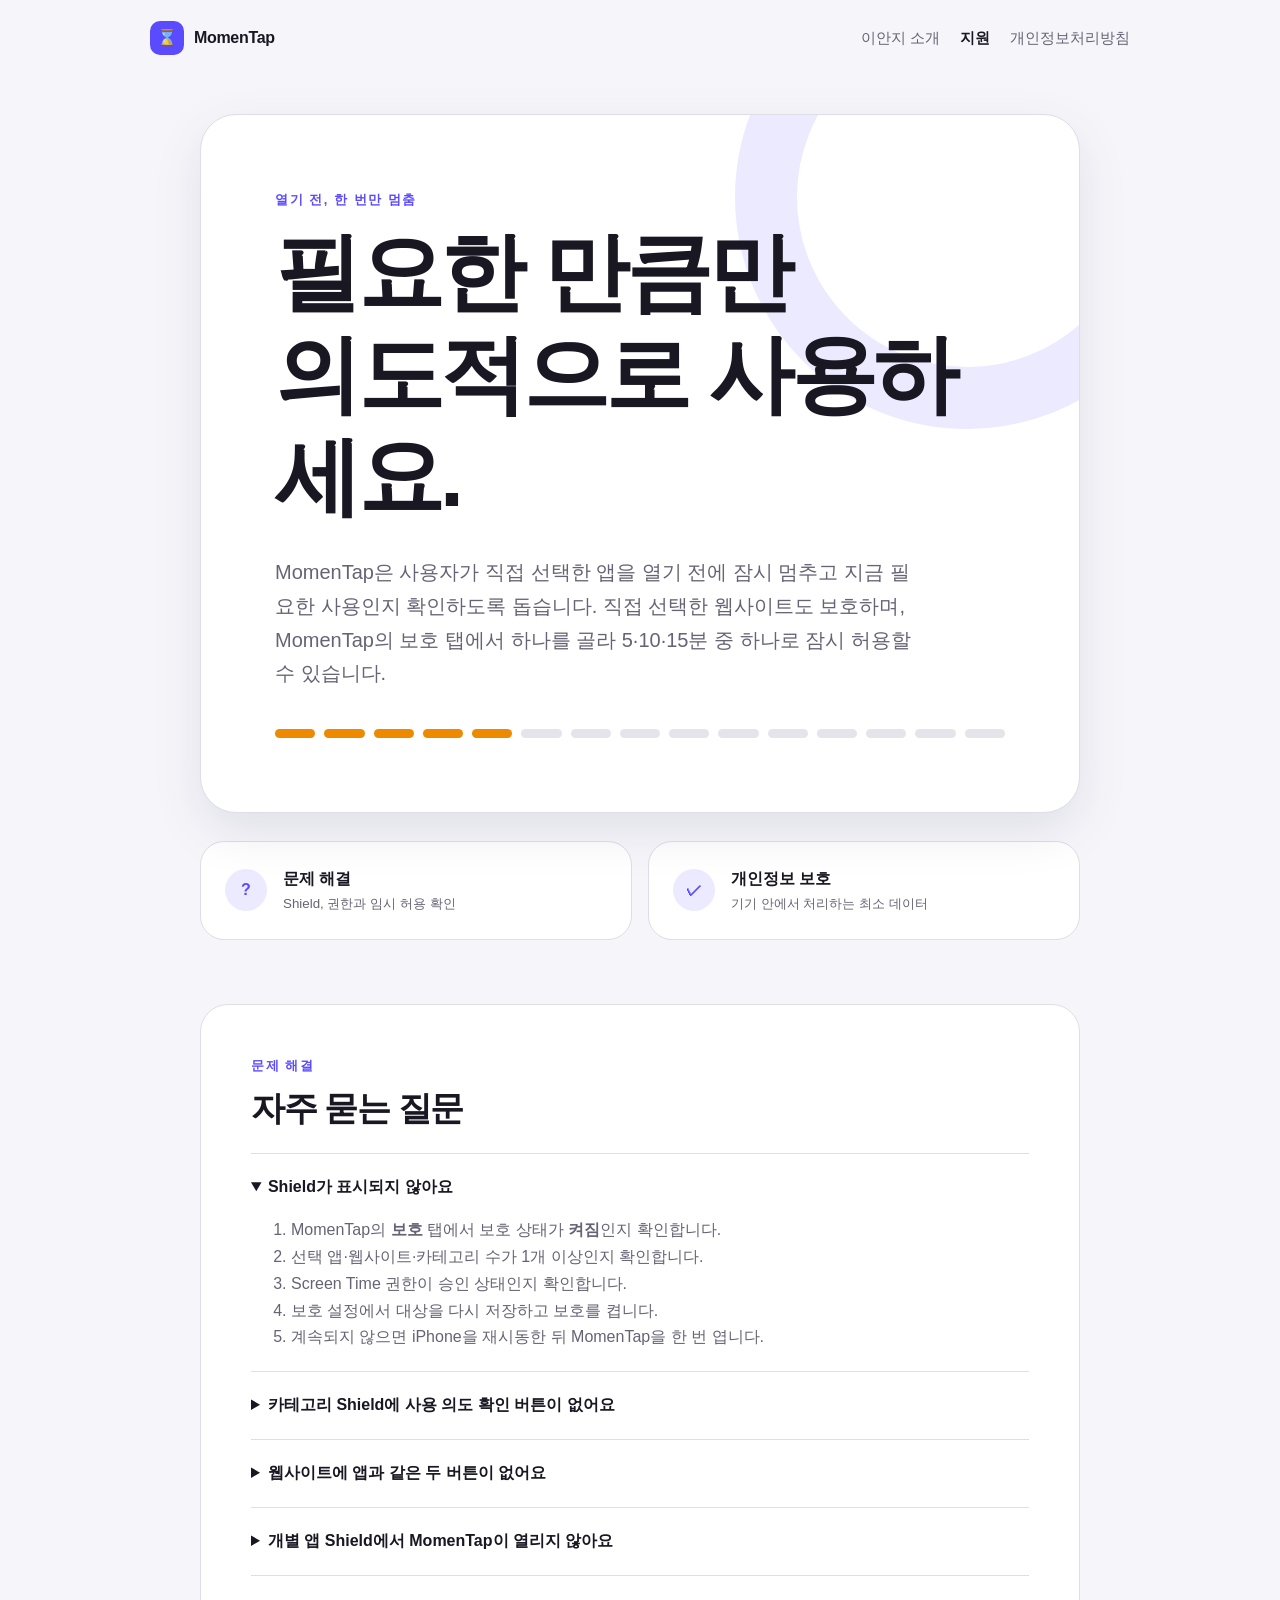
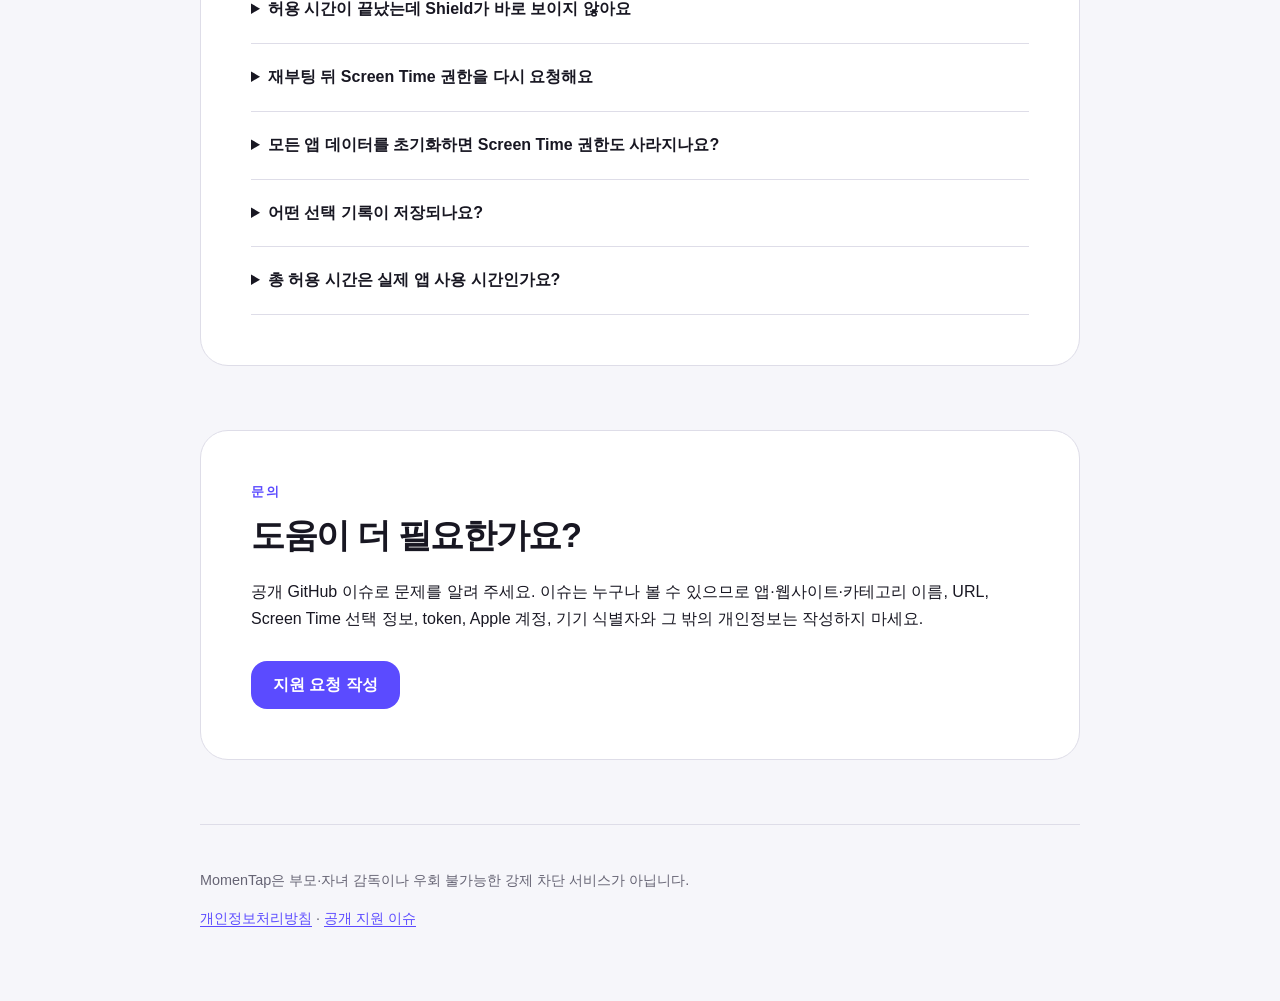
<file: index.html>
<!doctype html>
<html lang="ko">
<head>
  <meta charset="utf-8">
  <meta name="viewport" content="width=device-width, initial-scale=1">
  <meta name="description" content="MomenTap 사용 안내와 지원 페이지">
  <meta name="color-scheme" content="light dark">
  <meta name="referrer" content="no-referrer">
  <meta http-equiv="Content-Security-Policy" content="default-src 'none'; style-src 'self'; img-src 'self'; base-uri 'none'; form-action 'none'">
  <title>MomenTap 지원</title>
  <link rel="icon" href="favicon.svg" type="image/svg+xml">
  <link rel="stylesheet" href="styles.css">
</head>
<body>
  <header class="site-header">
    <a class="brand" href="index.html" aria-label="MomenTap 지원 홈">
      <span class="brand-mark" aria-hidden="true">⌛</span>
      <span>MomenTap</span>
    </a>
    <nav aria-label="주요 메뉴">
      <a href="organization/">이안지 소개</a>
      <a aria-current="page" href="index.html">지원</a>
      <a href="privacy.html">개인정보처리방침</a>
    </nav>
  </header>

  <main>
    <section class="hero" aria-labelledby="hero-title">
      <p class="eyebrow">열기 전, 한 번만 멈춤</p>
      <h1 id="hero-title">필요한 만큼만<br>의도적으로 사용하세요.</h1>
      <p class="hero-copy">MomenTap은 사용자가 직접 선택한 앱을 열기 전에 잠시 멈추고 지금 필요한 사용인지 확인하도록 돕습니다. 직접 선택한 웹사이트도 보호하며, MomenTap의 보호 탭에서 하나를 골라 5·10·15분 중 하나로 잠시 허용할 수 있습니다.</p>
      <div class="time-rail" aria-label="15칸으로 표현한 제한 시간 진행 표시">
        <span class="active"></span><span class="active"></span><span class="active"></span><span class="active"></span><span class="active"></span>
        <span></span><span></span><span></span><span></span><span></span><span></span><span></span><span></span><span></span><span></span>
      </div>
    </section>

    <section class="quick-links" aria-label="빠른 안내">
      <a class="panel-link" href="#troubleshooting">
        <span class="panel-icon" aria-hidden="true">?</span>
        <span><strong>문제 해결</strong><small>Shield, 권한과 임시 허용 확인</small></span>
      </a>
      <a class="panel-link" href="privacy.html">
        <span class="panel-icon" aria-hidden="true">✓</span>
        <span><strong>개인정보 보호</strong><small>기기 안에서 처리하는 최소 데이터</small></span>
      </a>
    </section>

    <section id="troubleshooting" class="content-section" aria-labelledby="troubleshooting-title">
      <p class="section-label">문제 해결</p>
      <h2 id="troubleshooting-title">자주 묻는 질문</h2>

      <details open>
        <summary>Shield가 표시되지 않아요</summary>
        <ol>
          <li>MomenTap의 <strong>보호</strong> 탭에서 보호 상태가 <strong>켜짐</strong>인지 확인합니다.</li>
          <li>선택 앱·웹사이트·카테고리 수가 1개 이상인지 확인합니다.</li>
          <li>Screen Time 권한이 승인 상태인지 확인합니다.</li>
          <li>보호 설정에서 대상을 다시 저장하고 보호를 켭니다.</li>
          <li>계속되지 않으면 iPhone을 재시동한 뒤 MomenTap을 한 번 엽니다.</li>
        </ol>
      </details>

      <details>
        <summary>카테고리 Shield에 사용 의도 확인 버튼이 없어요</summary>
        <p>정상 동작입니다. 카테고리 Shield에서는 MomenTap이 정확히 어떤 앱을 열었는지 안전하게 식별할 수 없어 닫기 버튼만 제공합니다. 임시 허용이 필요하면 앱을 개별 대상으로 선택하세요.</p>
      </details>

      <details>
        <summary>웹사이트에 앱과 같은 두 버튼이 없어요</summary>
        <p>정상 동작입니다. 선택한 웹사이트는 Safari에서 Apple의 기본 <strong>제한됨</strong> 화면과 <strong>확인</strong> 버튼으로 표시되며, 이 화면에는 MomenTap의 사용자 지정 두 버튼이 나타나지 않습니다. 잠시 접속하려면 MomenTap의 <strong>보호</strong> 탭에서 <strong>웹사이트 잠시 허용</strong>을 선택하고, 직접 선택한 웹사이트 하나와 목적을 설정한 뒤 5·10·15분 중 하나를 고르세요. 브라우저는 자동으로 열리지 않으므로 허용을 시작한 뒤 직접 돌아가야 합니다. 허용한 웹사이트 하나 외의 선택 웹사이트와 카테고리는 계속 보호됩니다. Apple의 공개 API 특성상 모든 서브도메인과 브라우저에서 같은 동작을 보장하지 않습니다.</p>
      </details>

      <details>
        <summary>개별 앱 Shield에서 MomenTap이 열리지 않아요</summary>
        <p>MomenTap은 iOS 26.5 이상을 지원합니다. 지원되는 iPhone에서 개별 앱 Shield의 <strong>할 일이 있어요</strong>를 선택하면 MomenTap의 목적·허용 시간 설정 화면으로 이동합니다.</p>
      </details>

      <details>
        <summary>허용 시간이 끝났는데 Shield가 바로 보이지 않아요</summary>
        <p>iOS가 백그라운드 작업의 실행 시각을 결정하므로 짧은 지연이 생길 수 있습니다. 대상 앱을 다시 열어 확인하고, 계속 보호되지 않으면 MomenTap을 열어 상태를 다시 확인하세요.</p>
      </details>

      <details>
        <summary>재부팅 뒤 Screen Time 권한을 다시 요청해요</summary>
        <p>iOS가 재부팅 뒤 기존 Screen Time 권한을 <strong>요청 전</strong> 또는 <strong>거부됨</strong>으로 일시 표시할 수 있습니다. MomenTap은 이전에 보호를 켜 둔 선택을 이 iPhone에 보존하고, 사용자가 권한을 다시 승인하면 저장된 선택과 보호를 복원합니다. 선택을 삭제하려면 보호 설정의 선택 초기화 또는 설정의 <strong>모든 앱 데이터 초기화</strong>를 사용하세요.</p>
      </details>

      <details>
        <summary>모든 앱 데이터를 초기화하면 Screen Time 권한도 사라지나요?</summary>
        <p>아니요. 초기화는 MomenTap이 저장한 앱·웹사이트·카테고리 선택, Shield 요청, 임시 허용, 세션, Live Activity, 전체 선택 기록과 앱별·웹사이트별 token 연결을 정리하지만 시스템의 Screen Time 권한 자체는 철회하지 않습니다. 권한은 iPhone 설정에서 별도로 철회할 수 있습니다.</p>
      </details>

      <details>
        <summary>어떤 선택 기록이 저장되나요?</summary>
        <p>기록은 기본적으로 꺼져 있습니다. <strong>기기 내 선택 기록</strong>을 켜면 대상 식별 정보 없이 의도적 임시 허용과 습관적 실행 중단의 시각·종료 사유를 이 iPhone에 최대 90일 보관합니다. <strong>앱별 선택 기록</strong>과 <strong>웹사이트별 선택 기록</strong>은 각각 별도로 동의해야 하며, 동의 뒤 새로 발생한 선택만 무작위 참조와 별도 불투명 Screen Time token 인덱스로 구분합니다. 앱 이름과 평문 도메인은 저장하지 않고 Apple 시스템 UI가 표시합니다. 웹사이트별 통계는 MomenTap에서 시작한 허용 횟수·종료 상태와 Shield 해제 시간이며 실제 방문·브라우징 시간이 아닙니다. 카테고리, 입력한 목적과 원시 Screen Time 사용량은 기록하지 않습니다.</p>
      </details>

      <details>
        <summary>총 허용 시간은 실제 앱 사용 시간인가요?</summary>
        <p>아니요. 총 허용 시간은 MomenTap이 Shield를 잠시 풀어 둔 시간입니다. 대상 앱이나 웹사이트를 실제로 사용한 시간 또는 다른 앱의 Screen Time 사용량을 수집한 값이 아닙니다.</p>
      </details>
    </section>

    <section class="content-section contact" aria-labelledby="contact-title">
      <p class="section-label">문의</p>
      <h2 id="contact-title">도움이 더 필요한가요?</h2>
      <p>공개 GitHub 이슈로 문제를 알려 주세요. 이슈는 누구나 볼 수 있으므로 앱·웹사이트·카테고리 이름, URL, Screen Time 선택 정보, token, Apple 계정, 기기 식별자와 그 밖의 개인정보는 작성하지 마세요.</p>
      <a class="button" href="https://github.com/leauchoux/intentionaluse-support/issues/new/choose">지원 요청 작성</a>
    </section>
  </main>

  <footer>
    <p>MomenTap은 부모·자녀 감독이나 우회 불가능한 강제 차단 서비스가 아닙니다.</p>
    <p><a href="privacy.html">개인정보처리방침</a> · <a href="https://github.com/leauchoux/intentionaluse-support/issues">공개 지원 이슈</a></p>
  </footer>
</body>
</html>
</file>
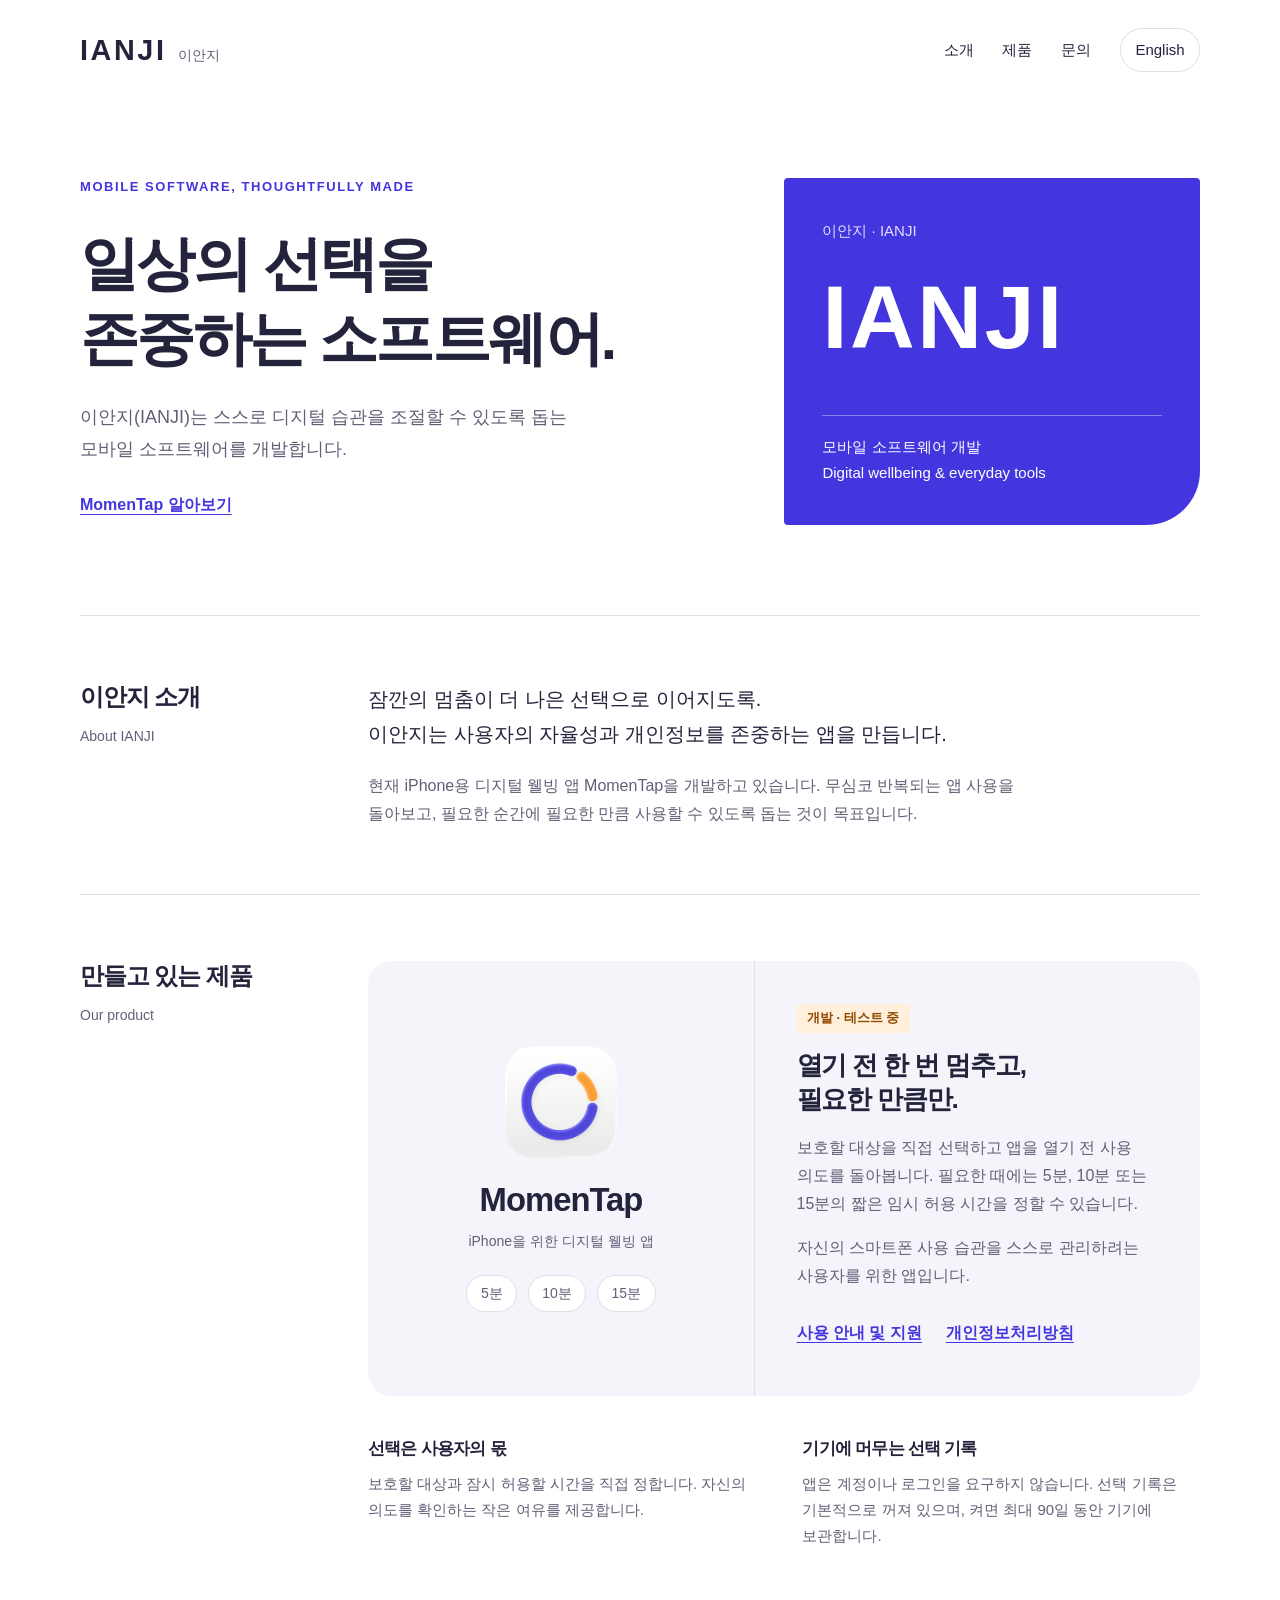
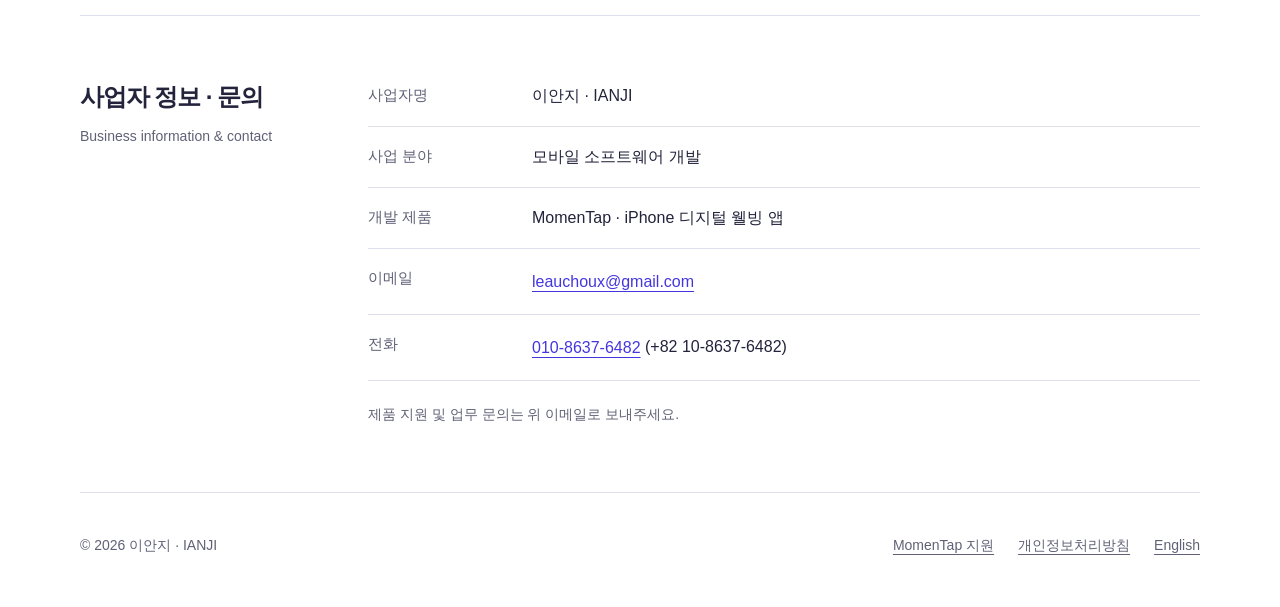
<file: organization/index.html>
<!doctype html>
<html lang="ko">
<head>
  <meta charset="utf-8">
  <meta name="viewport" content="width=device-width, initial-scale=1">
  <meta name="description" content="이안지(IANJI)는 일상의 디지털 습관과 사용자의 선택을 존중하는 모바일 소프트웨어를 개발합니다. MomenTap 소개와 업무 문의를 확인하세요.">
  <meta name="referrer" content="no-referrer">
  <meta http-equiv="Content-Security-Policy" content="default-src 'none'; style-src 'self'; img-src 'self'; base-uri 'none'; form-action 'none'">
  <title>이안지 IANJI — 모바일 소프트웨어 개발</title>
  <link rel="canonical" href="https://leauchoux.github.io/intentionaluse-support/organization/">
  <link rel="alternate" hreflang="ko" href="https://leauchoux.github.io/intentionaluse-support/organization/">
  <link rel="alternate" hreflang="en" href="https://leauchoux.github.io/intentionaluse-support/organization/en/">
  <link rel="icon" href="assets/momentap-11fc3604.png" type="image/png">
  <link rel="stylesheet" href="styles.css">
</head>
<body>
  <a class="skip-link" href="#main">본문으로 바로가기</a>
  <header class="site-header wrap">
    <a class="wordmark" href="./" aria-label="이안지 IANJI 홈">IANJI<small>이안지</small></a>
    <nav class="site-nav" aria-label="주요 메뉴">
      <a href="#about">소개</a>
      <a href="#product">제품</a>
      <a href="#contact">문의</a>
      <a class="language" href="en/" lang="en" hreflang="en">English</a>
    </nav>
  </header>
  <main id="main" class="wrap">
    <section class="hero" aria-labelledby="hero-title">
      <div>
        <p class="eyebrow" lang="en">Mobile software, thoughtfully made</p>
        <h1 id="hero-title">일상의 선택을<br>존중하는 소프트웨어.</h1>
        <p class="hero-copy">이안지(IANJI)는 스스로 디지털 습관을 조절할 수 있도록 돕는 모바일 소프트웨어를 개발합니다.</p>
        <a class="text-link" href="#product">MomenTap 알아보기</a>
      </div>
      <div class="identity" aria-label="이안지 IANJI, 모바일 소프트웨어 개발">
        <span class="identity-label">이안지 · IANJI</span>
        <p class="identity-name" aria-hidden="true">IANJI</p>
        <p class="identity-rule">모바일 소프트웨어 개발<br><span lang="en">Digital wellbeing &amp; everyday tools</span></p>
      </div>
    </section>
    <section id="about" class="section section-grid" aria-labelledby="about-title">
      <div>
        <h2 id="about-title" class="section-heading">이안지 소개</h2>
        <p class="section-sub" lang="en">About IANJI</p>
      </div>
      <div class="about-copy">
        <p>잠깐의 멈춤이 더 나은 선택으로 이어지도록.<br>이안지는 사용자의 자율성과 개인정보를 존중하는 앱을 만듭니다.</p>
        <p>현재 iPhone용 디지털 웰빙 앱 MomenTap을 개발하고 있습니다. 무심코 반복되는 앱 사용을 돌아보고, 필요한 순간에 필요한 만큼 사용할 수 있도록 돕는 것이 목표입니다.</p>
      </div>
    </section>
    <section id="product" class="section section-grid" aria-labelledby="product-title">
      <div>
        <h2 id="product-title" class="section-heading">만들고 있는 제품</h2>
        <p class="section-sub" lang="en">Our product</p>
      </div>
      <div>
        <article class="product" aria-labelledby="momentap-title">
          <div class="product-visual">
            <img class="app-icon" src="assets/momentap-11fc3604.png" alt="" width="112" height="112">
            <p class="product-name">MomenTap</p>
            <span class="product-platform">iPhone을 위한 디지털 웰빙 앱</span>
            <div class="allowance" aria-label="임시 허용 시간: 5분, 10분, 15분"><span>5분</span><span>10분</span><span>15분</span></div>
          </div>
          <div class="product-copy">
            <span class="status">개발 · 테스트 중</span>
            <h3 id="momentap-title">열기 전 한 번 멈추고,<br>필요한 만큼만.</h3>
            <p>보호할 대상을 직접 선택하고 앱을 열기 전 사용 의도를 돌아봅니다. 필요한 때에는 5분, 10분 또는 15분의 짧은 임시 허용 시간을 정할 수 있습니다.</p>
            <p>자신의 스마트폰 사용 습관을 스스로 관리하려는 사용자를 위한 앱입니다.</p>
            <div class="product-links"><a class="text-link" href="../">사용 안내 및 지원</a><a class="text-link" href="../privacy.html">개인정보처리방침</a></div>
          </div>
        </article>
        <div class="principles">
          <div><h3>선택은 사용자의 몫</h3><p>보호할 대상과 잠시 허용할 시간을 직접 정합니다. 자신의 의도를 확인하는 작은 여유를 제공합니다.</p></div>
          <div><h3>기기에 머무는 선택 기록</h3><p>앱은 계정이나 로그인을 요구하지 않습니다. 선택 기록은 기본적으로 꺼져 있으며, 켜면 최대 90일 동안 기기에 보관합니다.</p></div>
        </div>
      </div>
    </section>
    <section id="contact" class="section section-grid" aria-labelledby="contact-title">
      <div><h2 id="contact-title" class="section-heading">사업자 정보 · 문의</h2><p class="section-sub" lang="en">Business information &amp; contact</p></div>
      <div>
        <dl class="contact-table">
          <div class="contact-row"><dt>사업자명</dt><dd>이안지 · IANJI</dd></div>
          <div class="contact-row"><dt>사업 분야</dt><dd>모바일 소프트웨어 개발</dd></div>
          <div class="contact-row"><dt>개발 제품</dt><dd>MomenTap · iPhone 디지털 웰빙 앱</dd></div>
          <div class="contact-row"><dt>이메일</dt><dd><a href="mailto:leauchoux@gmail.com">leauchoux@gmail.com</a></dd></div>
          <div class="contact-row"><dt>전화</dt><dd><a href="tel:+821086376482">010-8637-6482</a> <span lang="en">(+82 10-8637-6482)</span></dd></div>
        </dl>
        <p class="contact-note">제품 지원 및 업무 문의는 위 이메일로 보내주세요.</p>
      </div>
    </section>
  </main>
  <footer class="site-footer wrap">
    <p>© 2026 이안지 · IANJI</p>
    <nav class="footer-links" aria-label="관련 페이지"><a href="../">MomenTap 지원</a><a href="../privacy.html">개인정보처리방침</a><a href="en/" lang="en" hreflang="en">English</a></nav>
  </footer>
</body>
</html>
</file>
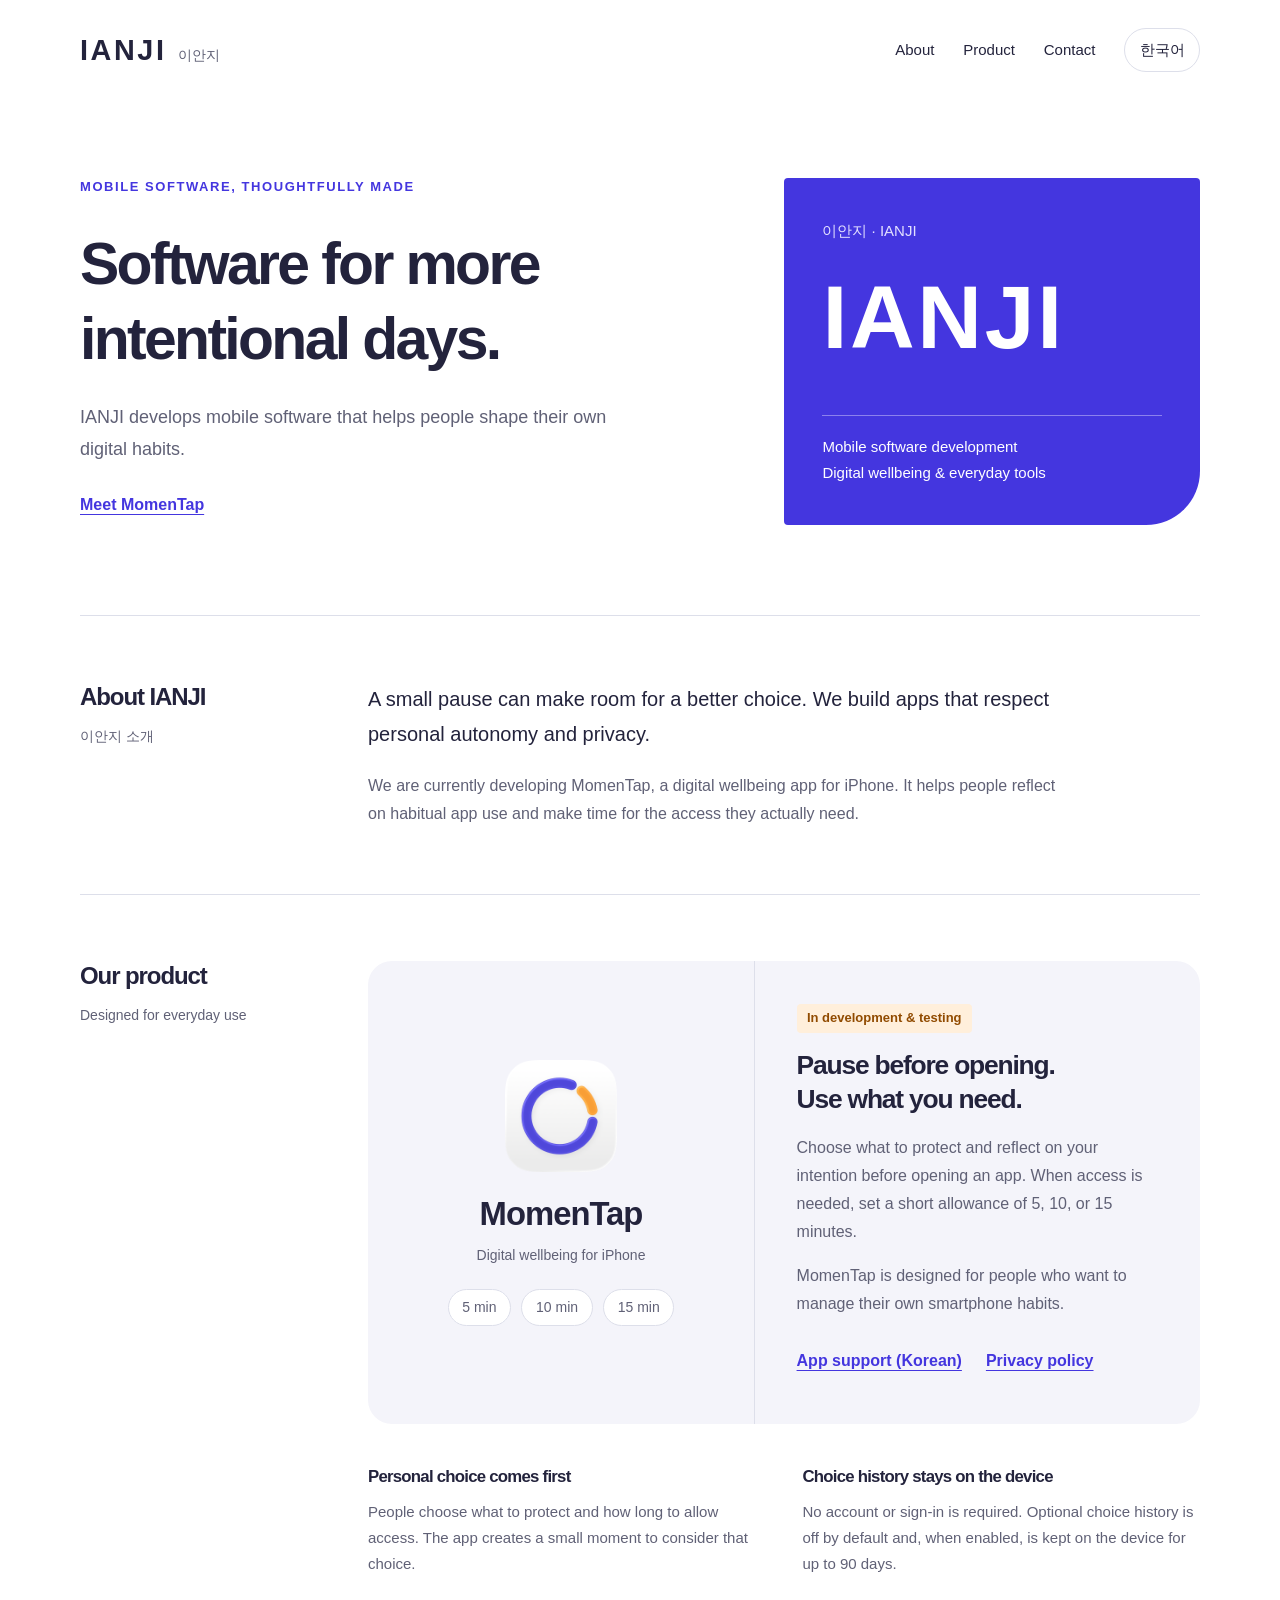
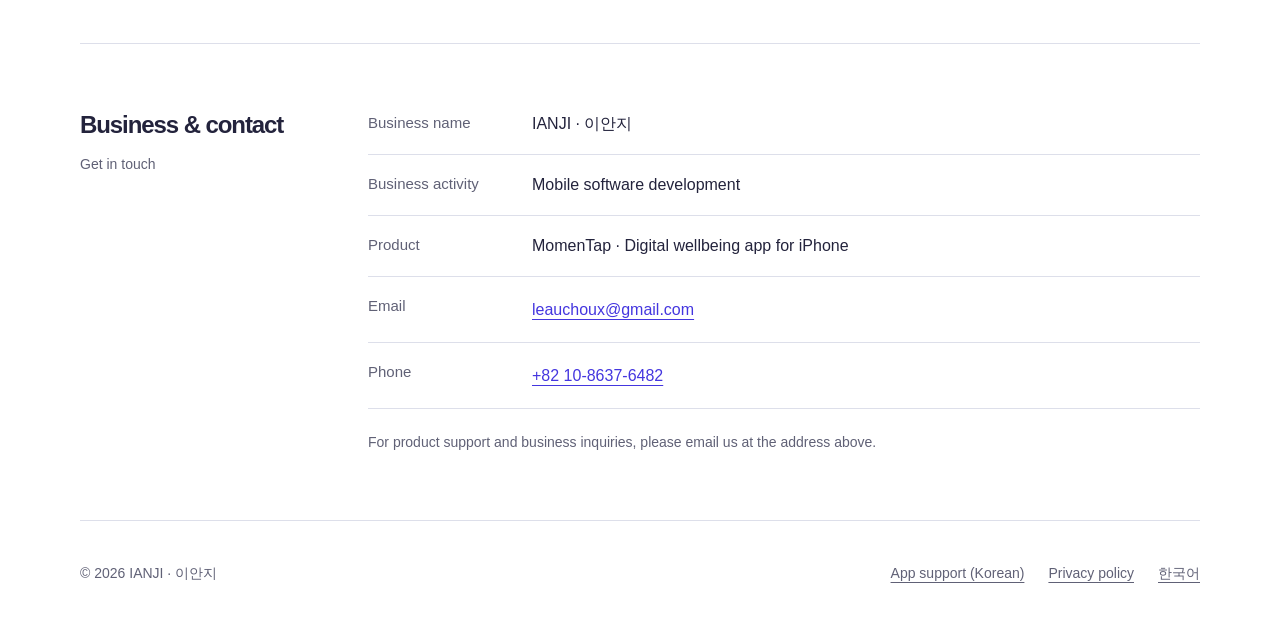
<file: organization/en/index.html>
<!doctype html>
<html lang="en">
<head>
  <meta charset="utf-8">
  <meta name="viewport" content="width=device-width, initial-scale=1">
  <meta name="description" content="IANJI develops mobile software that respects personal choice and privacy. Learn about MomenTap, our digital wellbeing app for iPhone, and contact our business.">
  <meta name="referrer" content="no-referrer">
  <meta http-equiv="Content-Security-Policy" content="default-src 'none'; style-src 'self'; img-src 'self'; base-uri 'none'; form-action 'none'">
  <title>IANJI — Mobile software development</title>
  <link rel="canonical" href="https://leauchoux.github.io/intentionaluse-support/organization/en/">
  <link rel="alternate" hreflang="ko" href="https://leauchoux.github.io/intentionaluse-support/organization/">
  <link rel="alternate" hreflang="en" href="https://leauchoux.github.io/intentionaluse-support/organization/en/">
  <link rel="icon" href="../assets/momentap-11fc3604.png" type="image/png">
  <link rel="stylesheet" href="../styles.css">
</head>
<body>
  <a class="skip-link" href="#main">Skip to content</a>
  <header class="site-header wrap">
    <a class="wordmark" href="./" aria-label="IANJI home">IANJI<small lang="ko">이안지</small></a>
    <nav class="site-nav" aria-label="Main navigation">
      <a href="#about">About</a><a href="#product">Product</a><a href="#contact">Contact</a>
      <a class="language" href="../" lang="ko" hreflang="ko">한국어</a>
    </nav>
  </header>
  <main id="main" class="wrap">
    <section class="hero" aria-labelledby="hero-title">
      <div>
        <p class="eyebrow">Mobile software, thoughtfully made</p>
        <h1 id="hero-title">Software for more intentional days.</h1>
        <p class="hero-copy">IANJI develops mobile software that helps people shape their own digital habits.</p>
        <a class="text-link" href="#product">Meet MomenTap</a>
      </div>
      <div class="identity" aria-label="IANJI, mobile software development">
        <span class="identity-label"><span lang="ko">이안지</span> · IANJI</span>
        <p class="identity-name" aria-hidden="true">IANJI</p>
        <p class="identity-rule">Mobile software development<br>Digital wellbeing &amp; everyday tools</p>
      </div>
    </section>
    <section id="about" class="section section-grid" aria-labelledby="about-title">
      <div><h2 id="about-title" class="section-heading">About IANJI</h2><p class="section-sub" lang="ko">이안지 소개</p></div>
      <div class="about-copy">
        <p>A small pause can make room for a better choice. We build apps that respect personal autonomy and privacy.</p>
        <p>We are currently developing MomenTap, a digital wellbeing app for iPhone. It helps people reflect on habitual app use and make time for the access they actually need.</p>
      </div>
    </section>
    <section id="product" class="section section-grid" aria-labelledby="product-title">
      <div><h2 id="product-title" class="section-heading">Our product</h2><p class="section-sub">Designed for everyday use</p></div>
      <div>
        <article class="product" aria-labelledby="momentap-title">
          <div class="product-visual">
            <img class="app-icon" src="../assets/momentap-11fc3604.png" alt="" width="112" height="112">
            <p class="product-name">MomenTap</p>
            <span class="product-platform">Digital wellbeing for iPhone</span>
            <div class="allowance" aria-label="Temporary allowances: 5, 10, or 15 minutes"><span>5 min</span><span>10 min</span><span>15 min</span></div>
          </div>
          <div class="product-copy">
            <span class="status">In development &amp; testing</span>
            <h3 id="momentap-title">Pause before opening.<br>Use what you need.</h3>
            <p>Choose what to protect and reflect on your intention before opening an app. When access is needed, set a short allowance of 5, 10, or 15 minutes.</p>
            <p>MomenTap is designed for people who want to manage their own smartphone habits.</p>
            <div class="product-links"><a class="text-link" href="../../" hreflang="ko">App support (Korean)</a><a class="text-link" href="../../privacy.html">Privacy policy</a></div>
          </div>
        </article>
        <div class="principles">
          <div><h3>Personal choice comes first</h3><p>People choose what to protect and how long to allow access. The app creates a small moment to consider that choice.</p></div>
          <div><h3>Choice history stays on the device</h3><p>No account or sign-in is required. Optional choice history is off by default and, when enabled, is kept on the device for up to 90 days.</p></div>
        </div>
      </div>
    </section>
    <section id="contact" class="section section-grid" aria-labelledby="contact-title">
      <div><h2 id="contact-title" class="section-heading">Business &amp; contact</h2><p class="section-sub">Get in touch</p></div>
      <div>
        <dl class="contact-table">
          <div class="contact-row"><dt>Business name</dt><dd>IANJI · <span lang="ko">이안지</span></dd></div>
          <div class="contact-row"><dt>Business activity</dt><dd>Mobile software development</dd></div>
          <div class="contact-row"><dt>Product</dt><dd>MomenTap · Digital wellbeing app for iPhone</dd></div>
          <div class="contact-row"><dt>Email</dt><dd><a href="mailto:leauchoux@gmail.com">leauchoux@gmail.com</a></dd></div>
          <div class="contact-row"><dt>Phone</dt><dd><a href="tel:+821086376482">+82 10-8637-6482</a></dd></div>
        </dl>
        <p class="contact-note">For product support and business inquiries, please email us at the address above.</p>
      </div>
    </section>
  </main>
  <footer class="site-footer wrap">
    <p>© 2026 IANJI · <span lang="ko">이안지</span></p>
    <nav class="footer-links" aria-label="Related pages"><a href="../../" hreflang="ko">App support (Korean)</a><a href="../../privacy.html">Privacy policy</a><a href="../" lang="ko" hreflang="ko">한국어</a></nav>
  </footer>
</body>
</html>
</file>
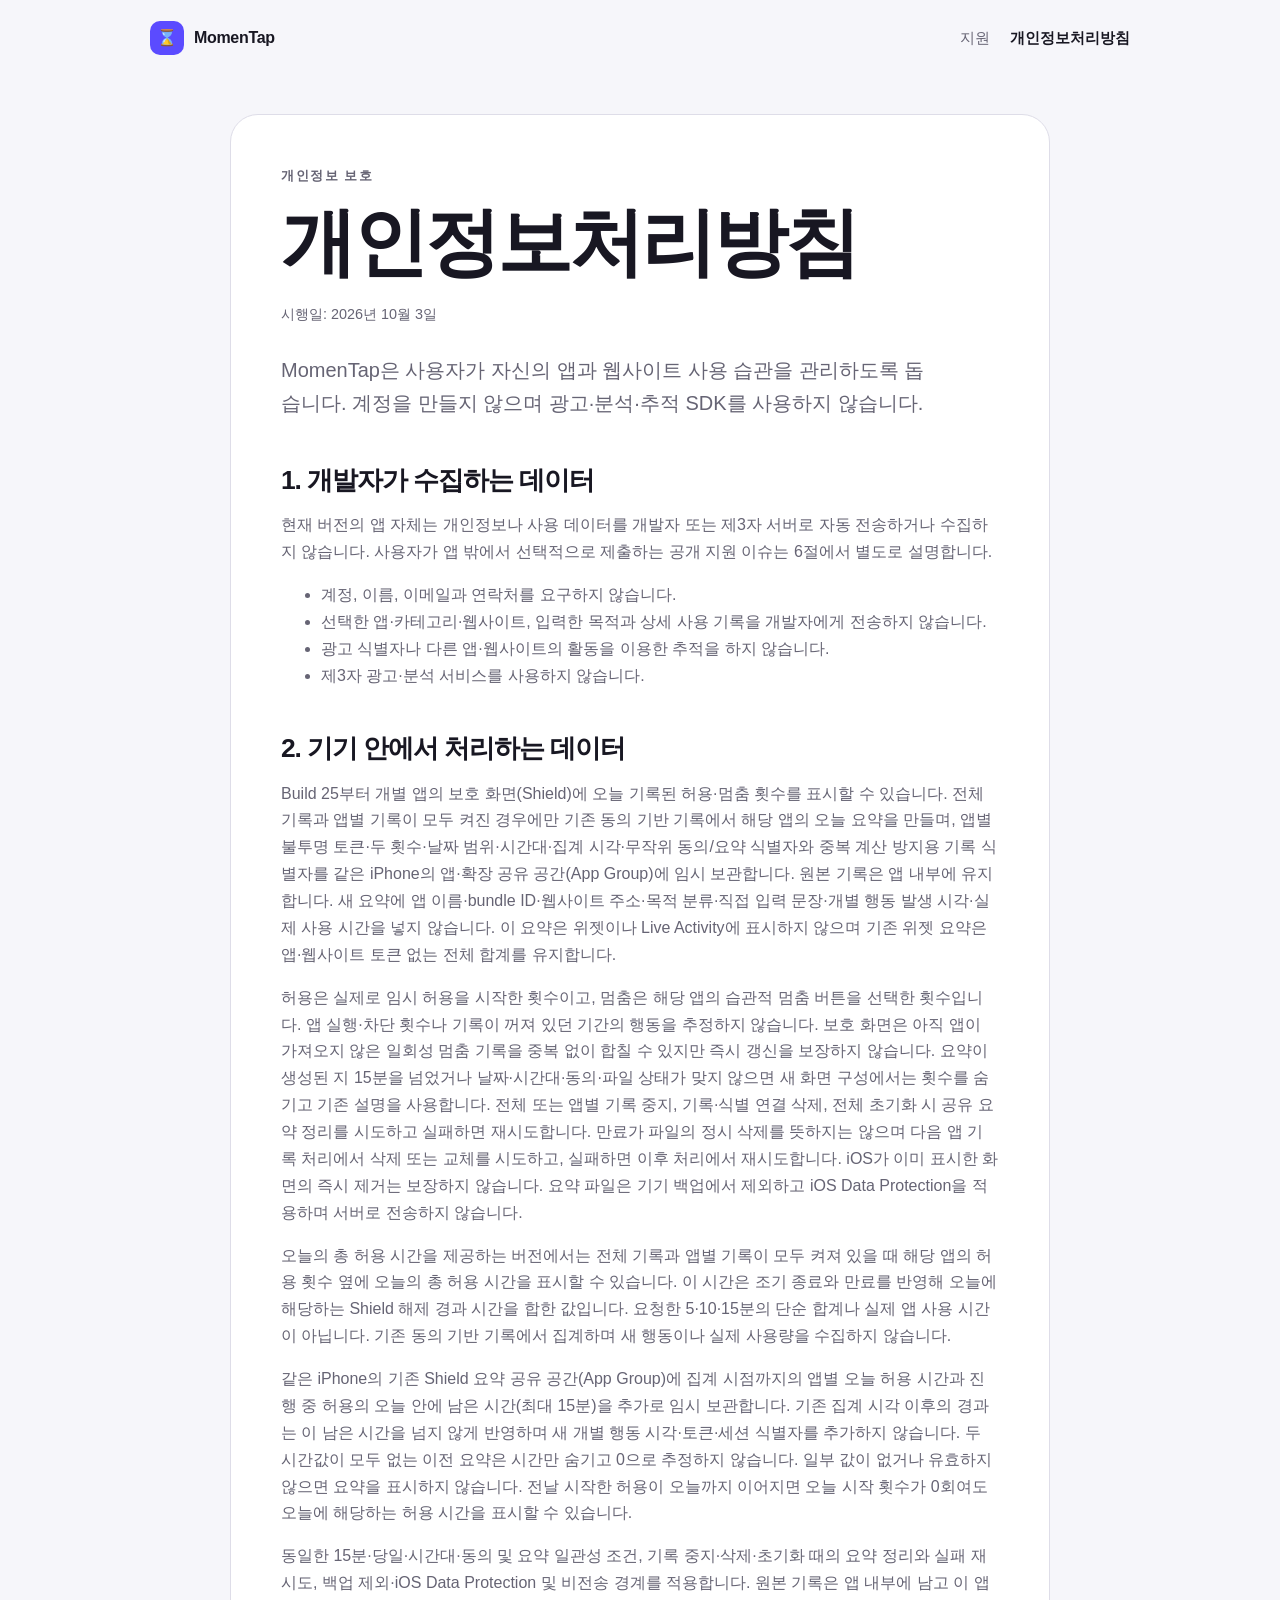
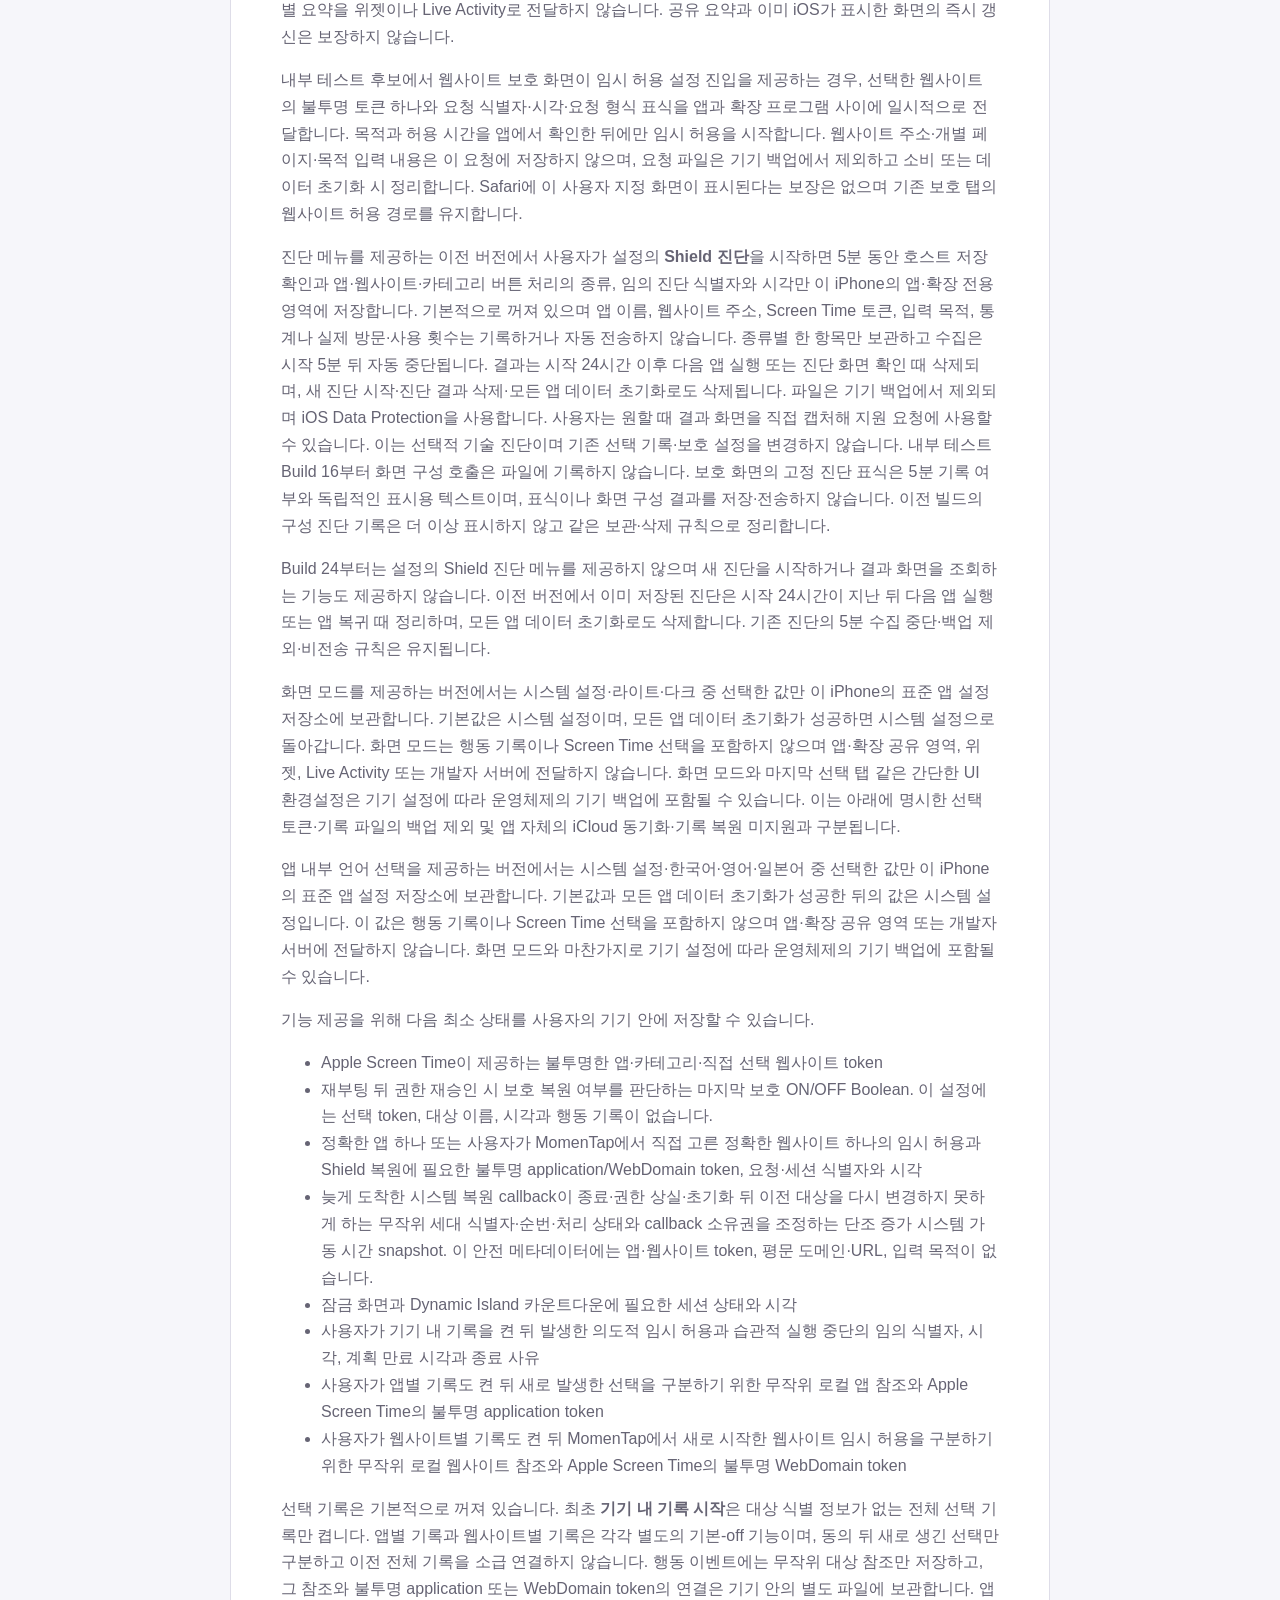
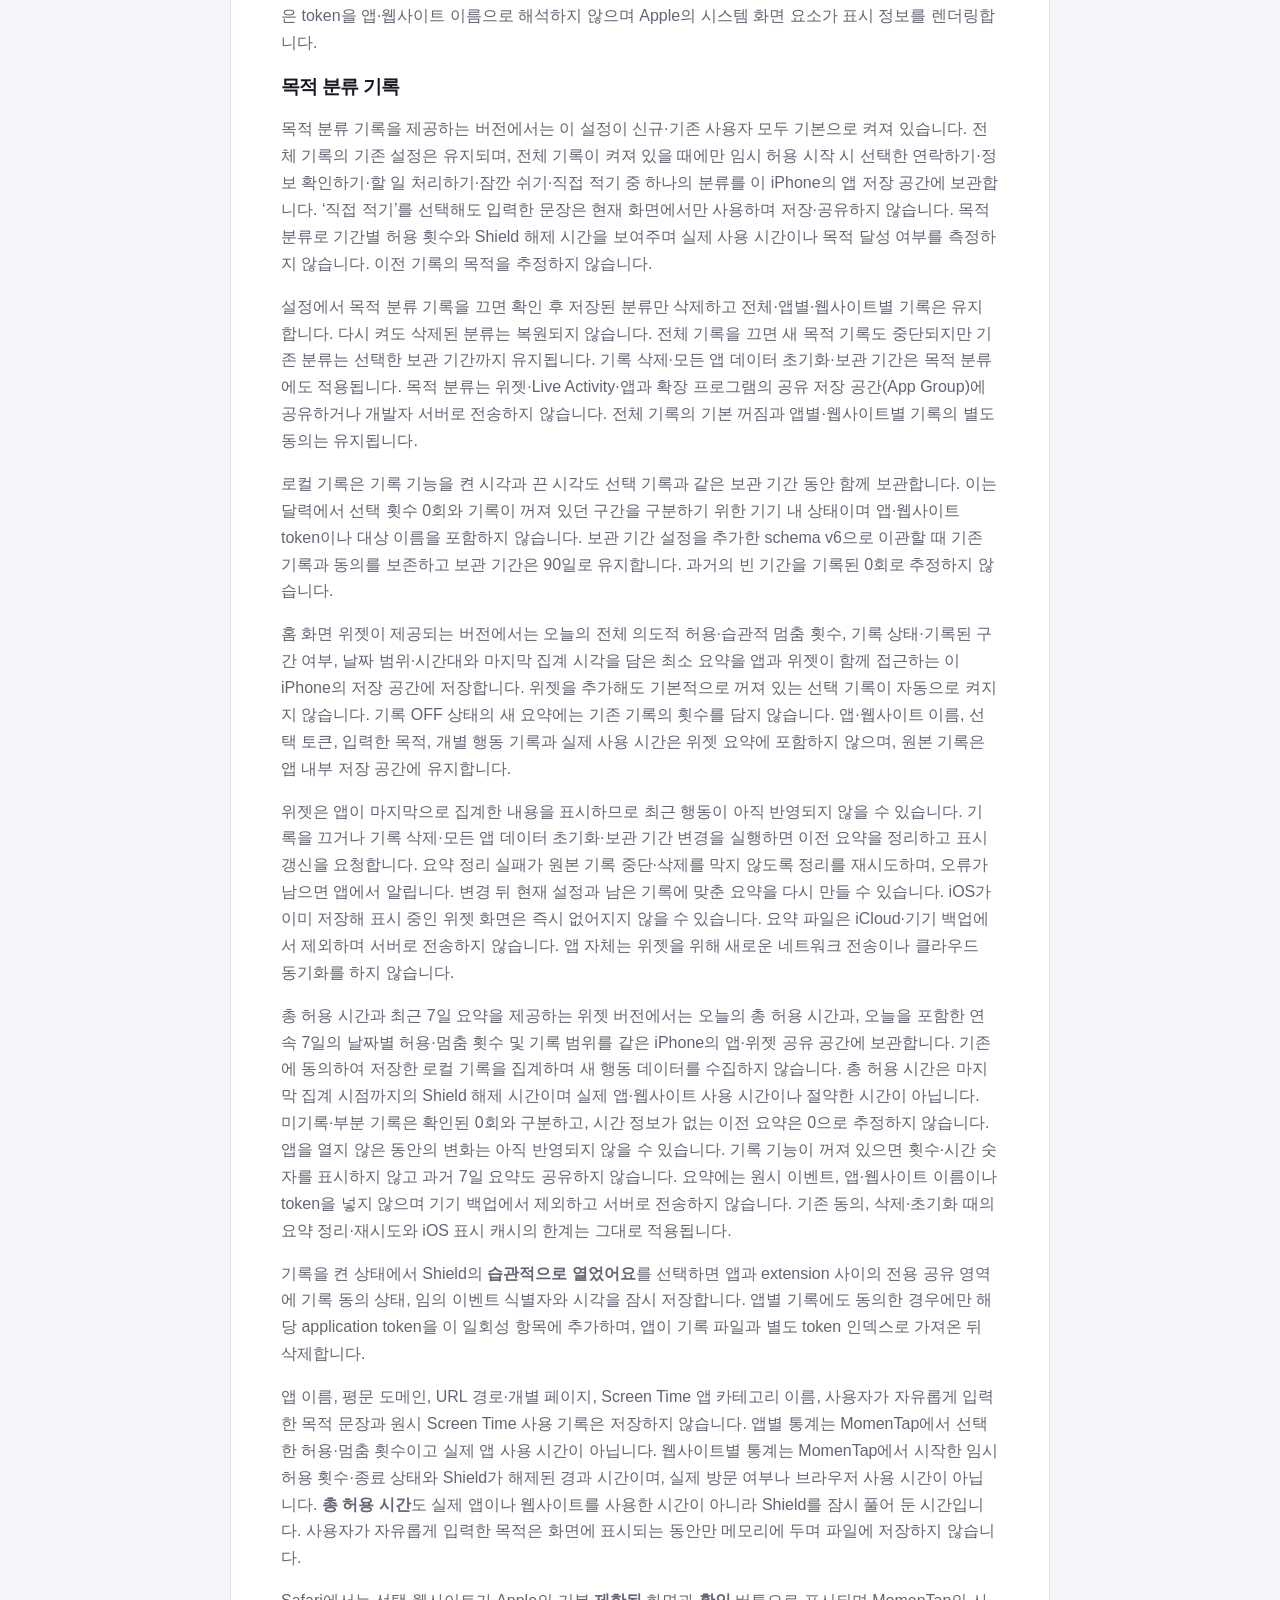
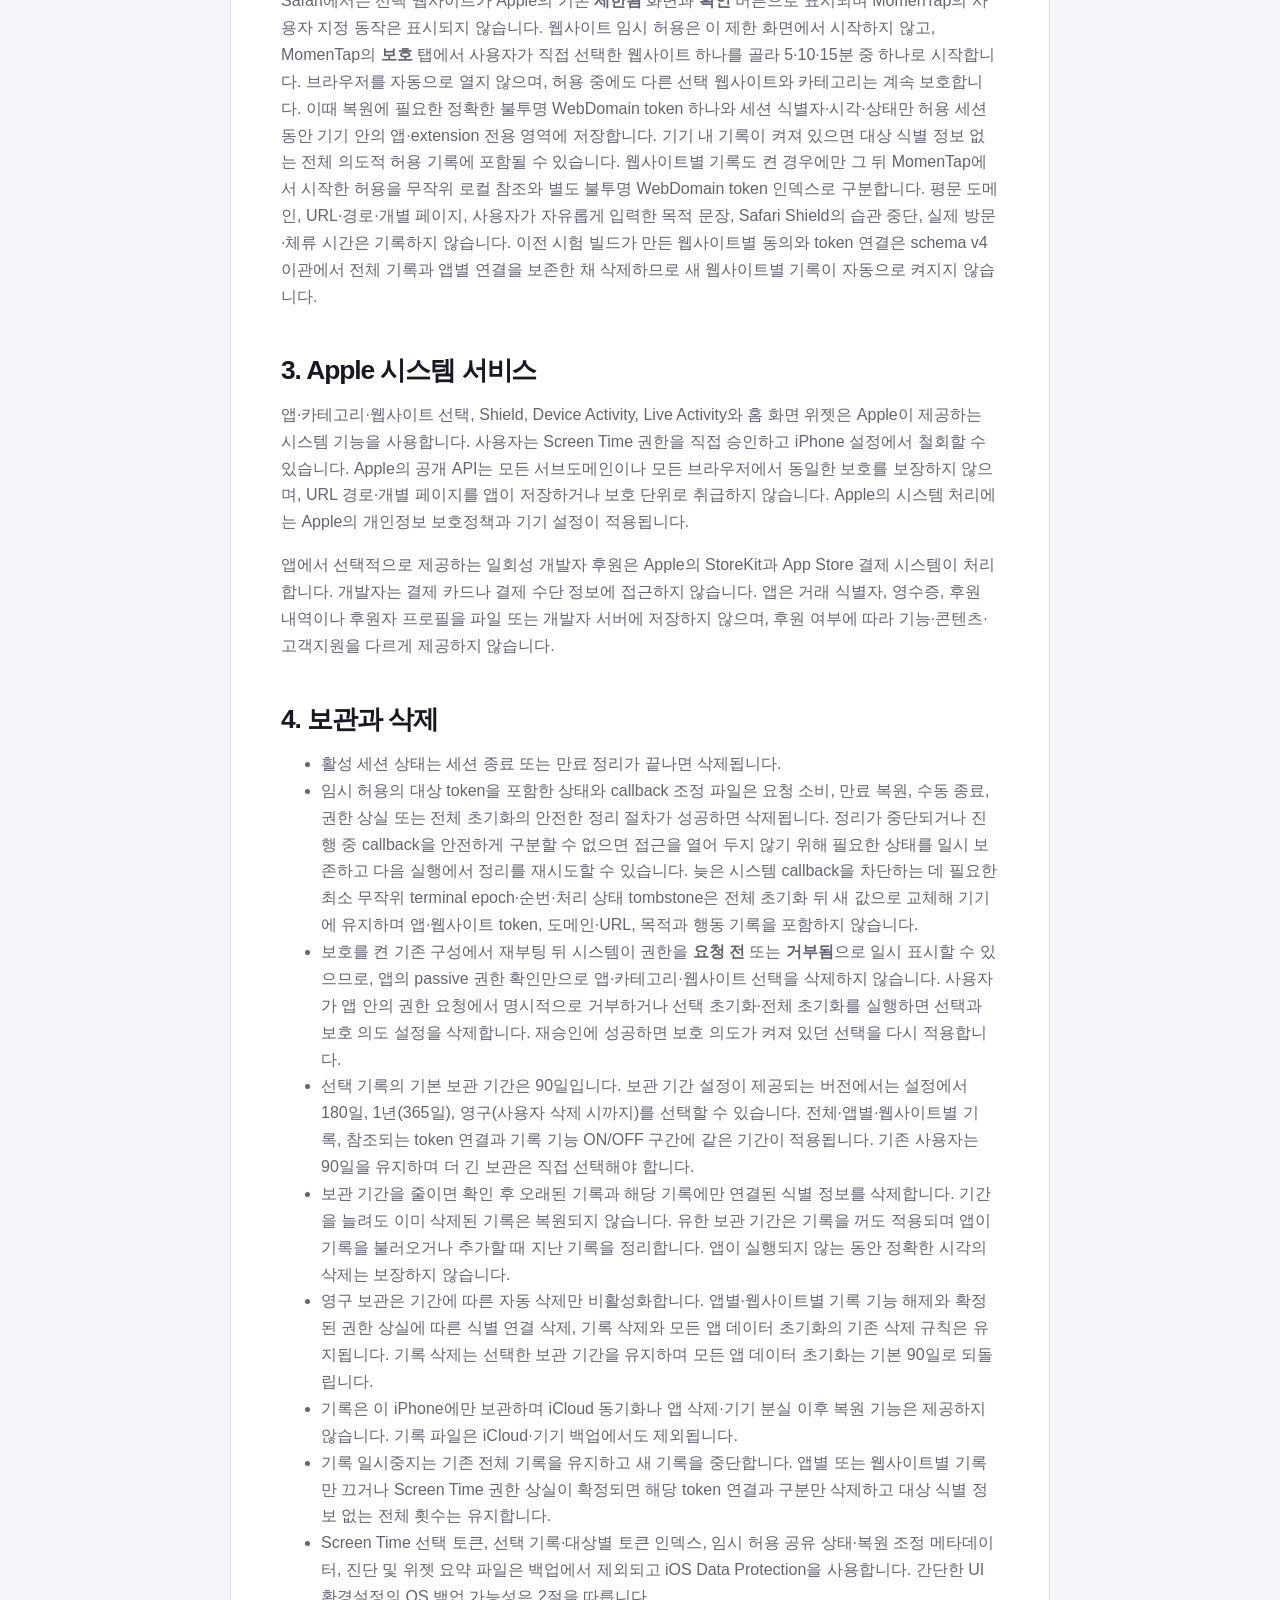
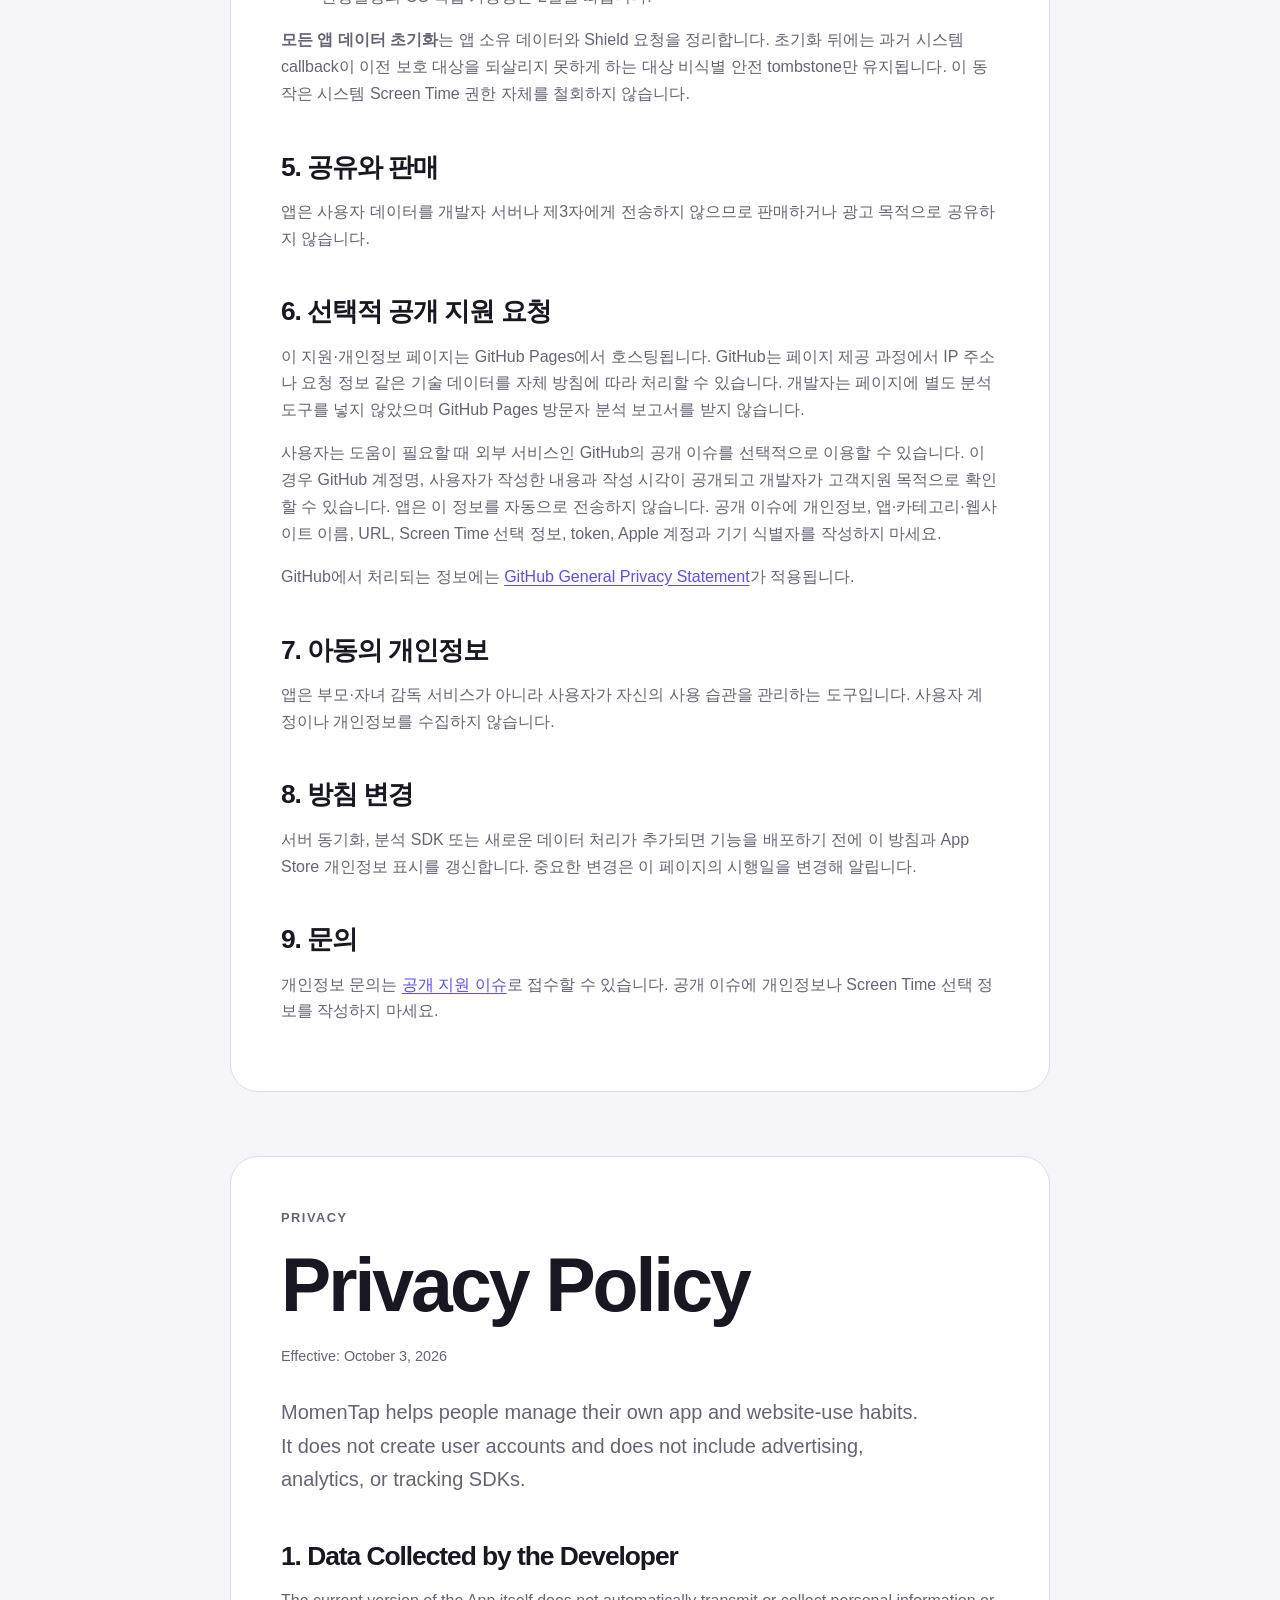
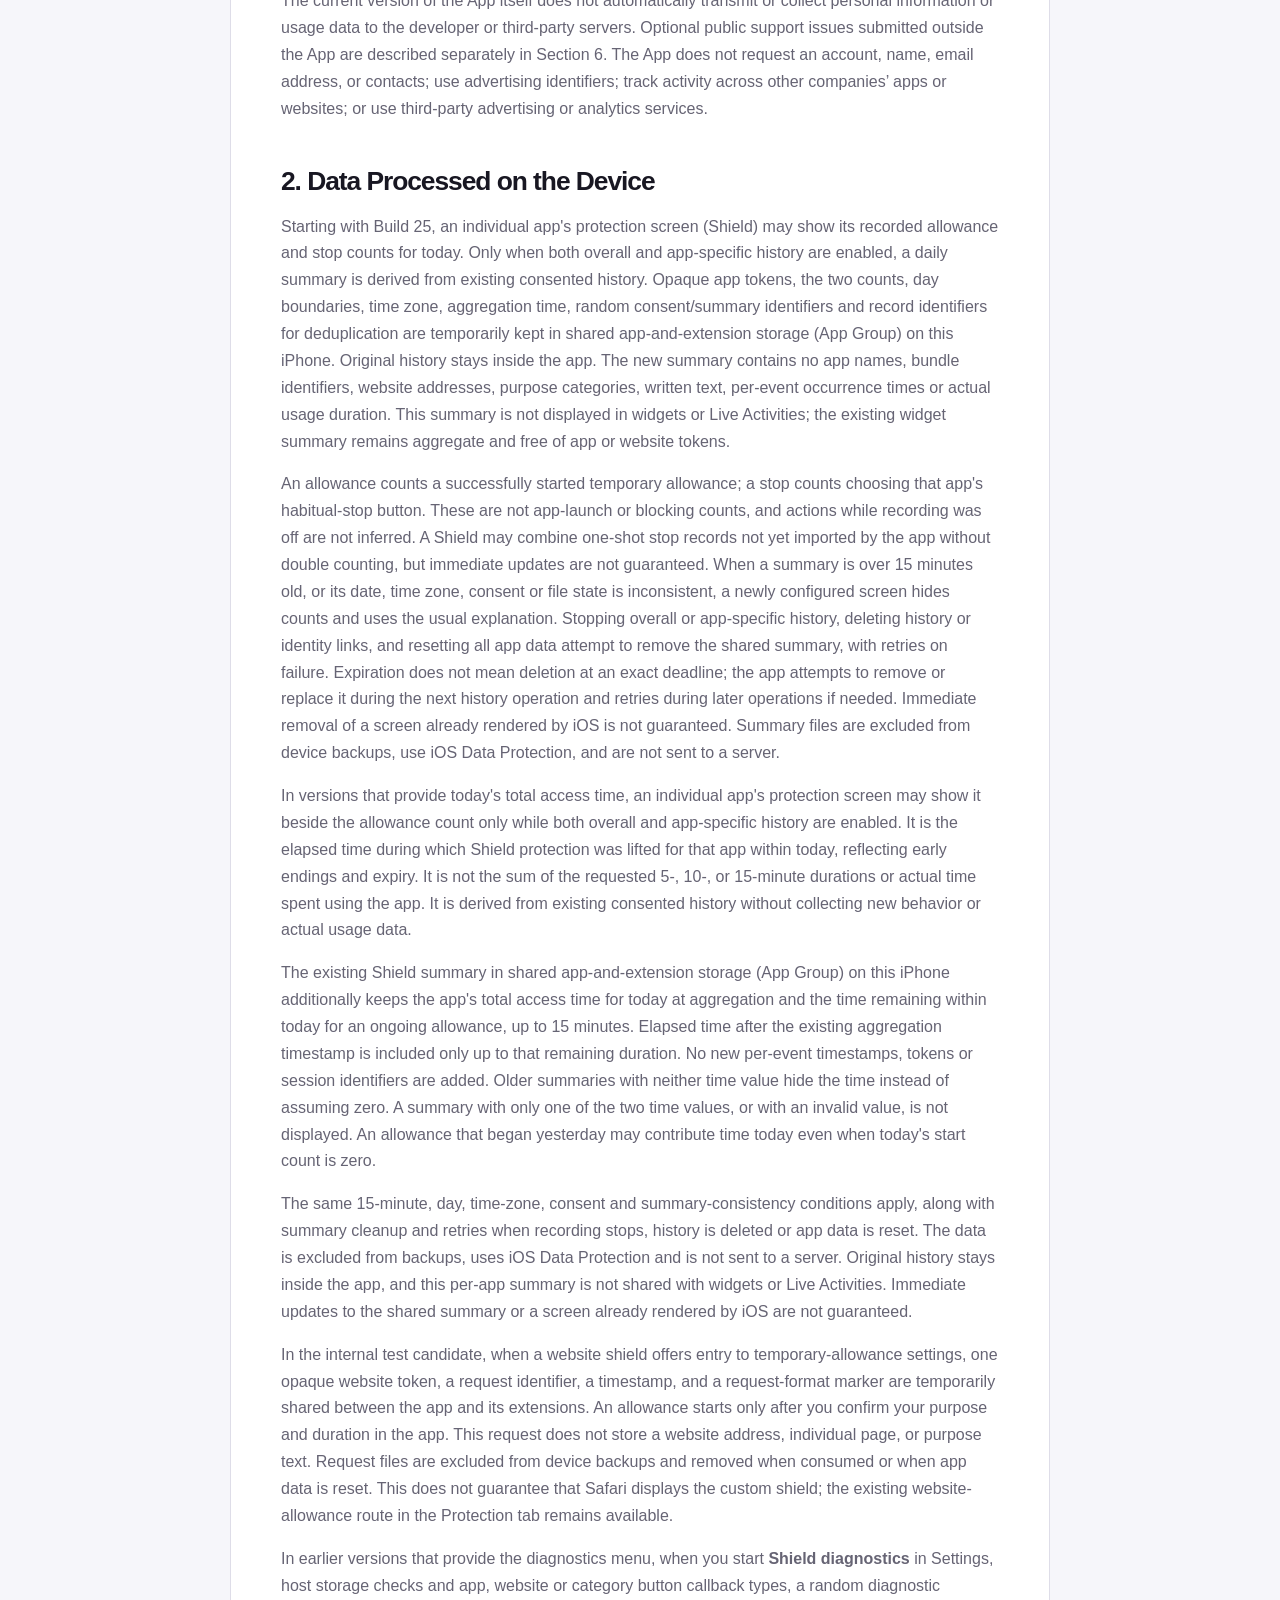
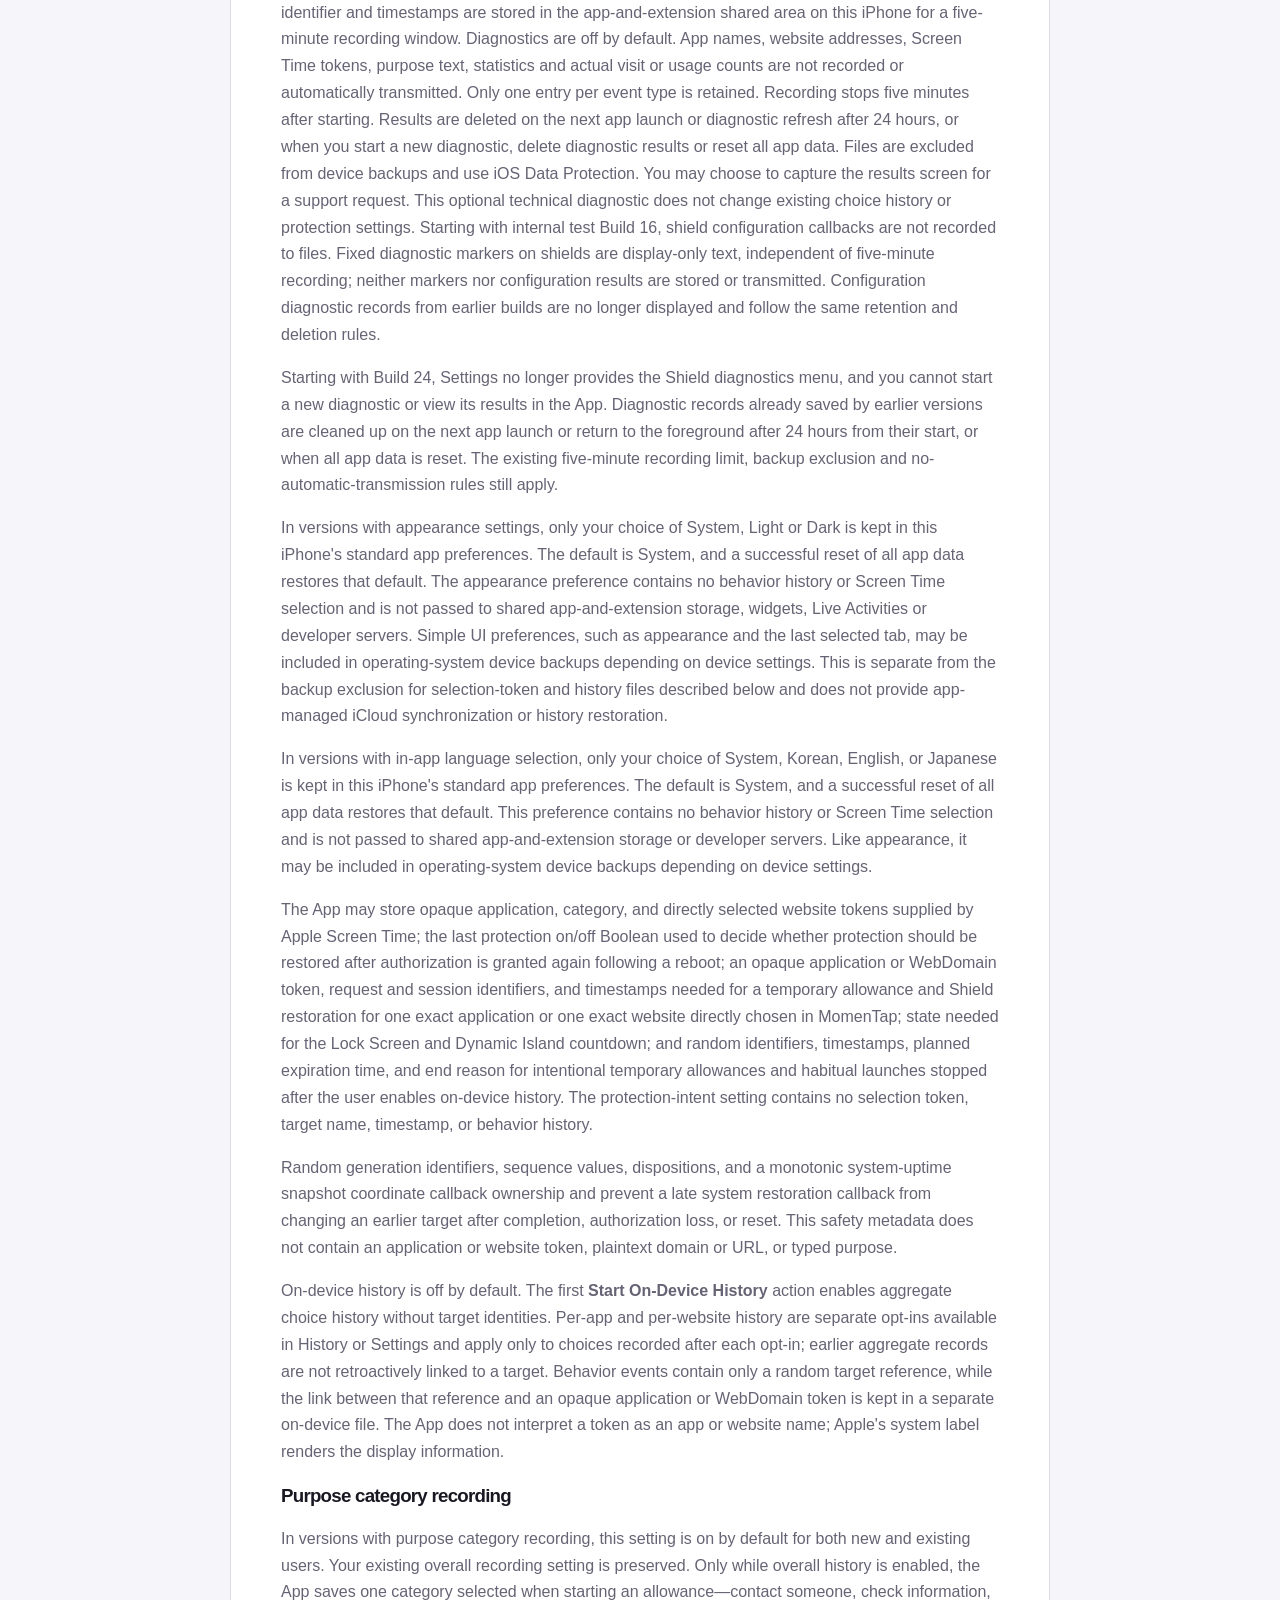
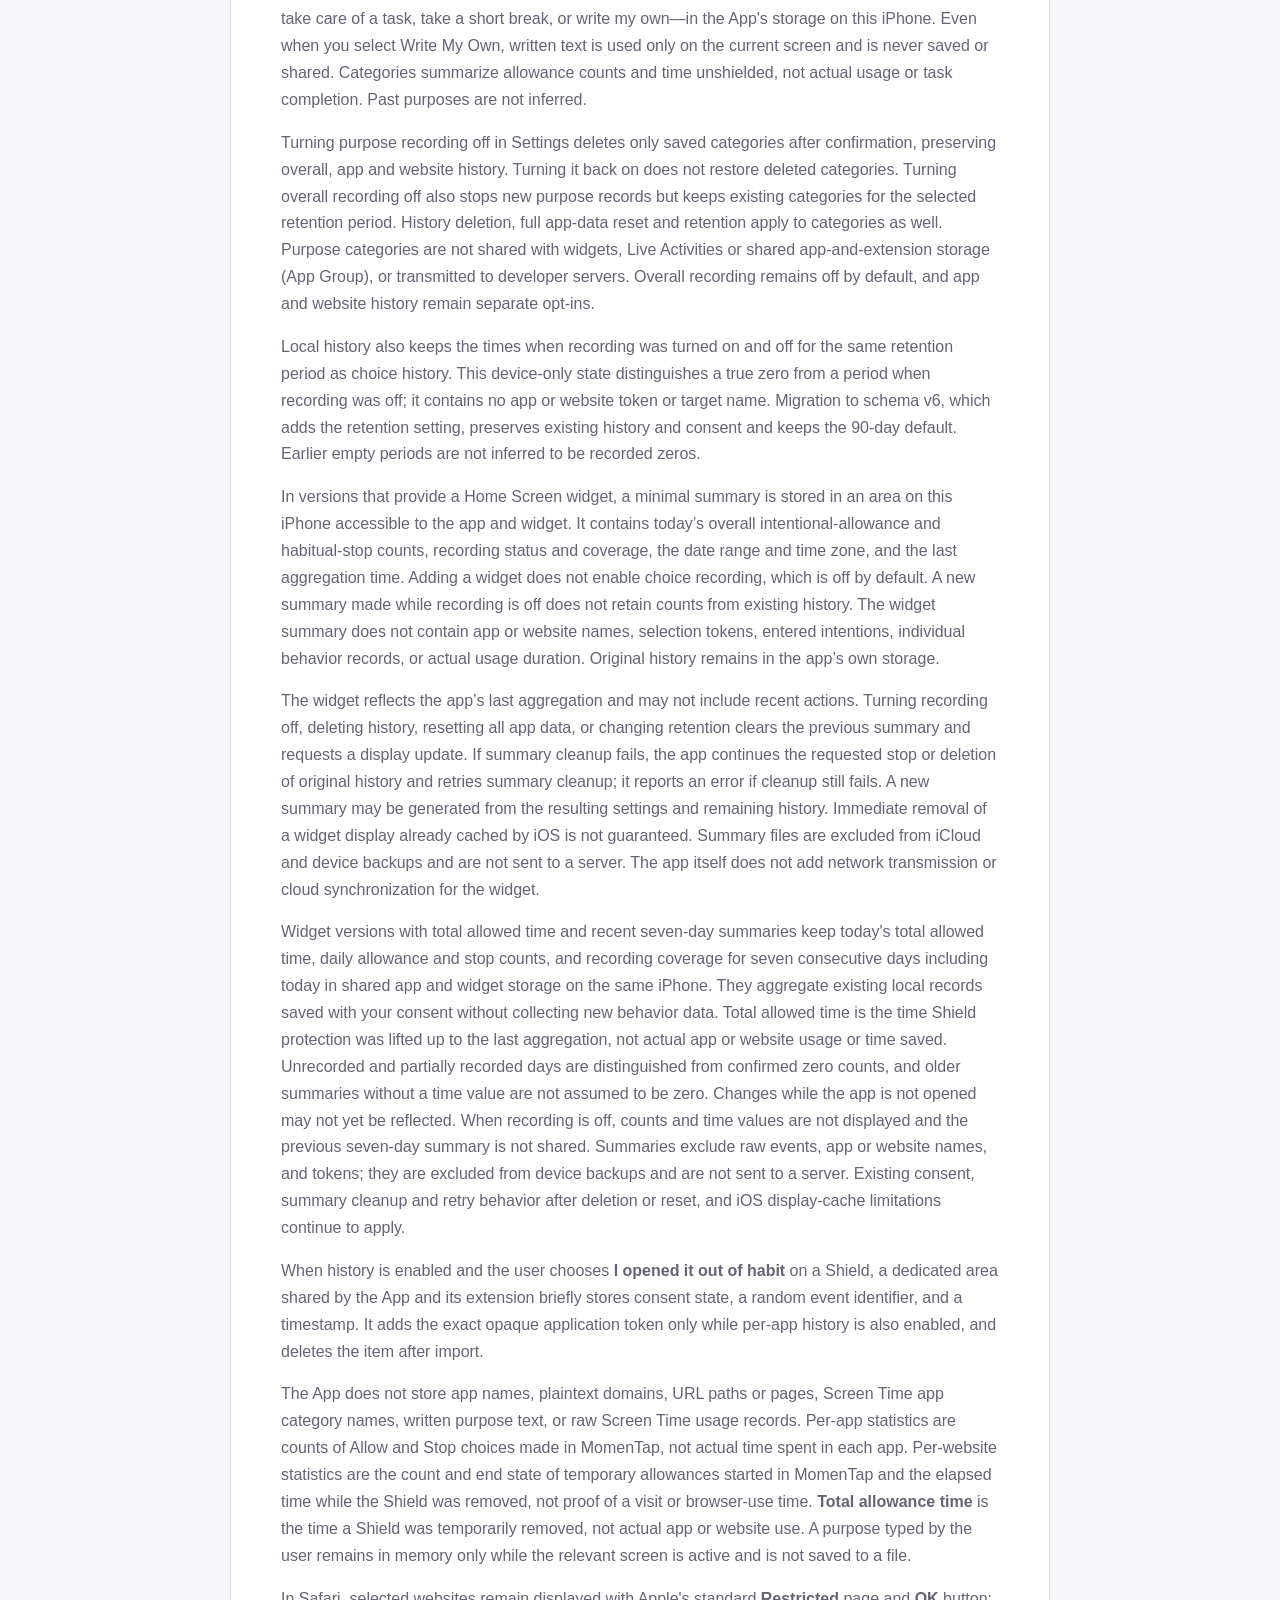
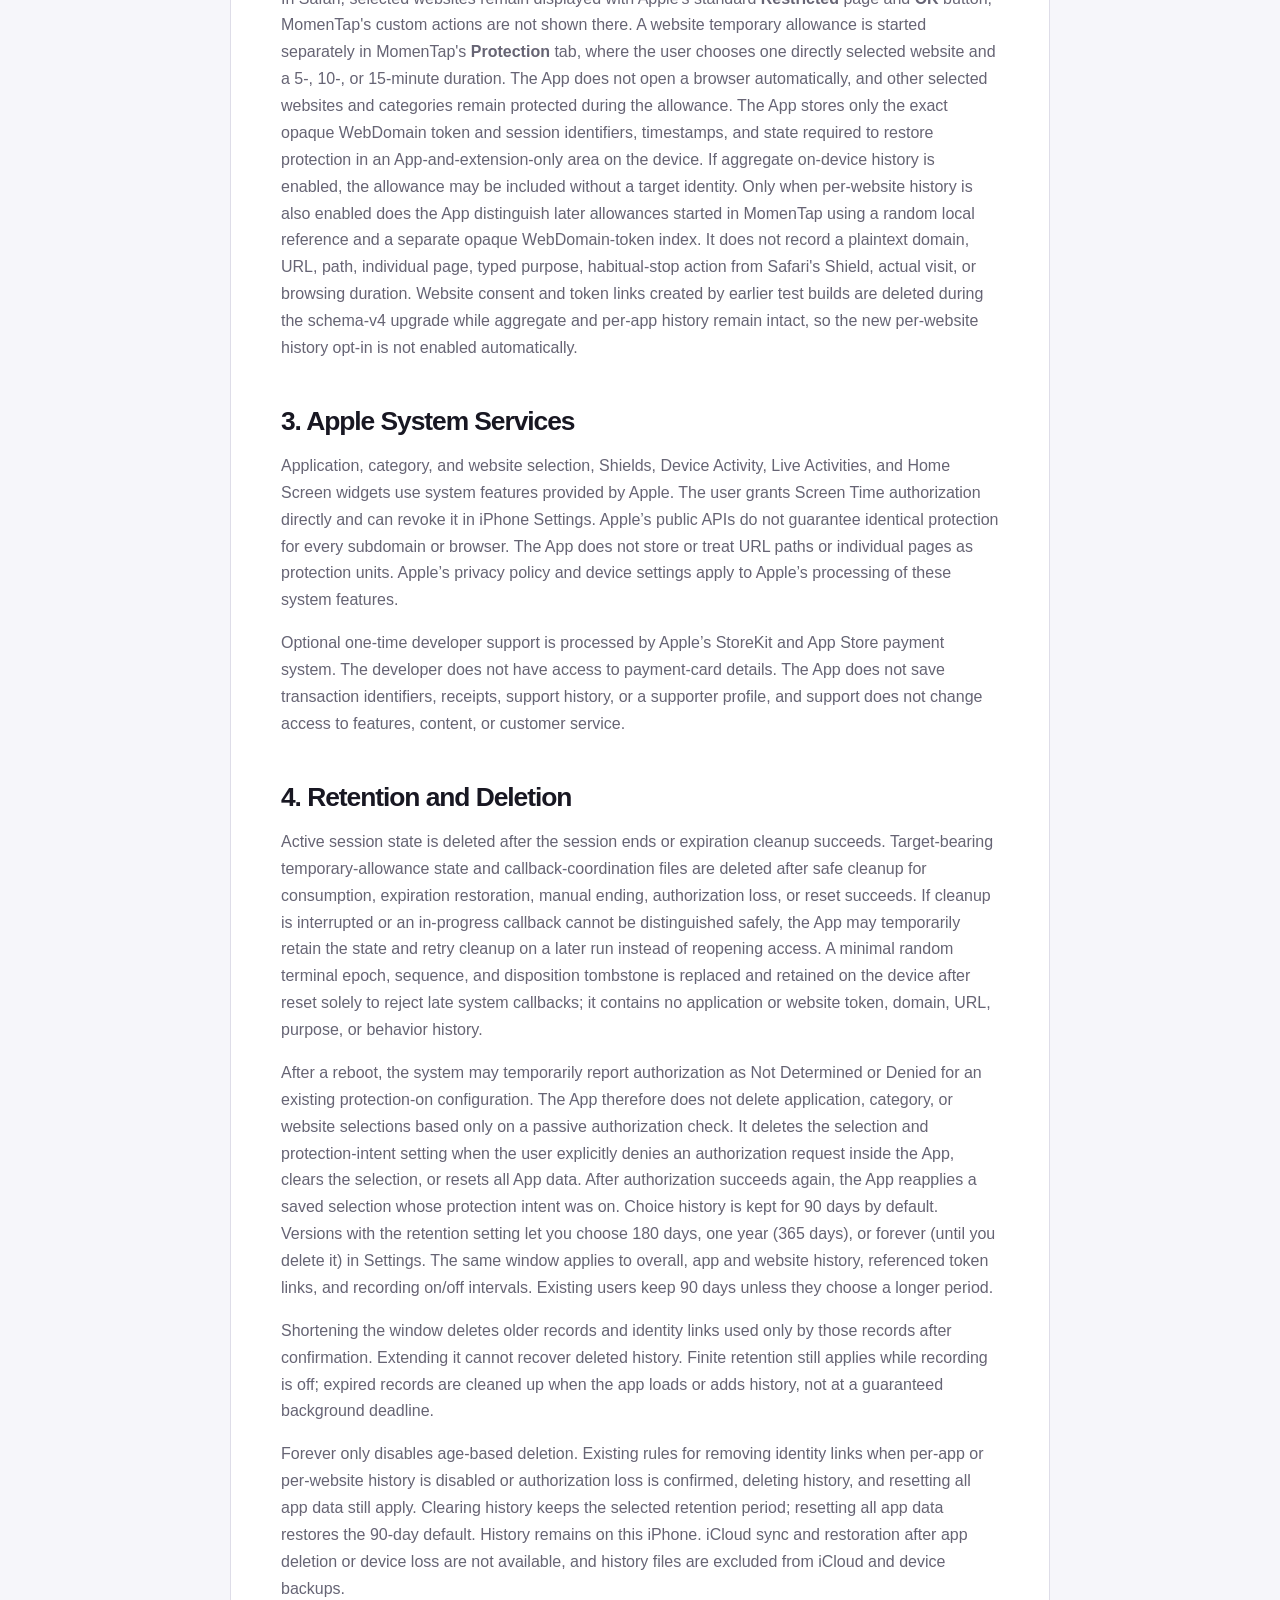
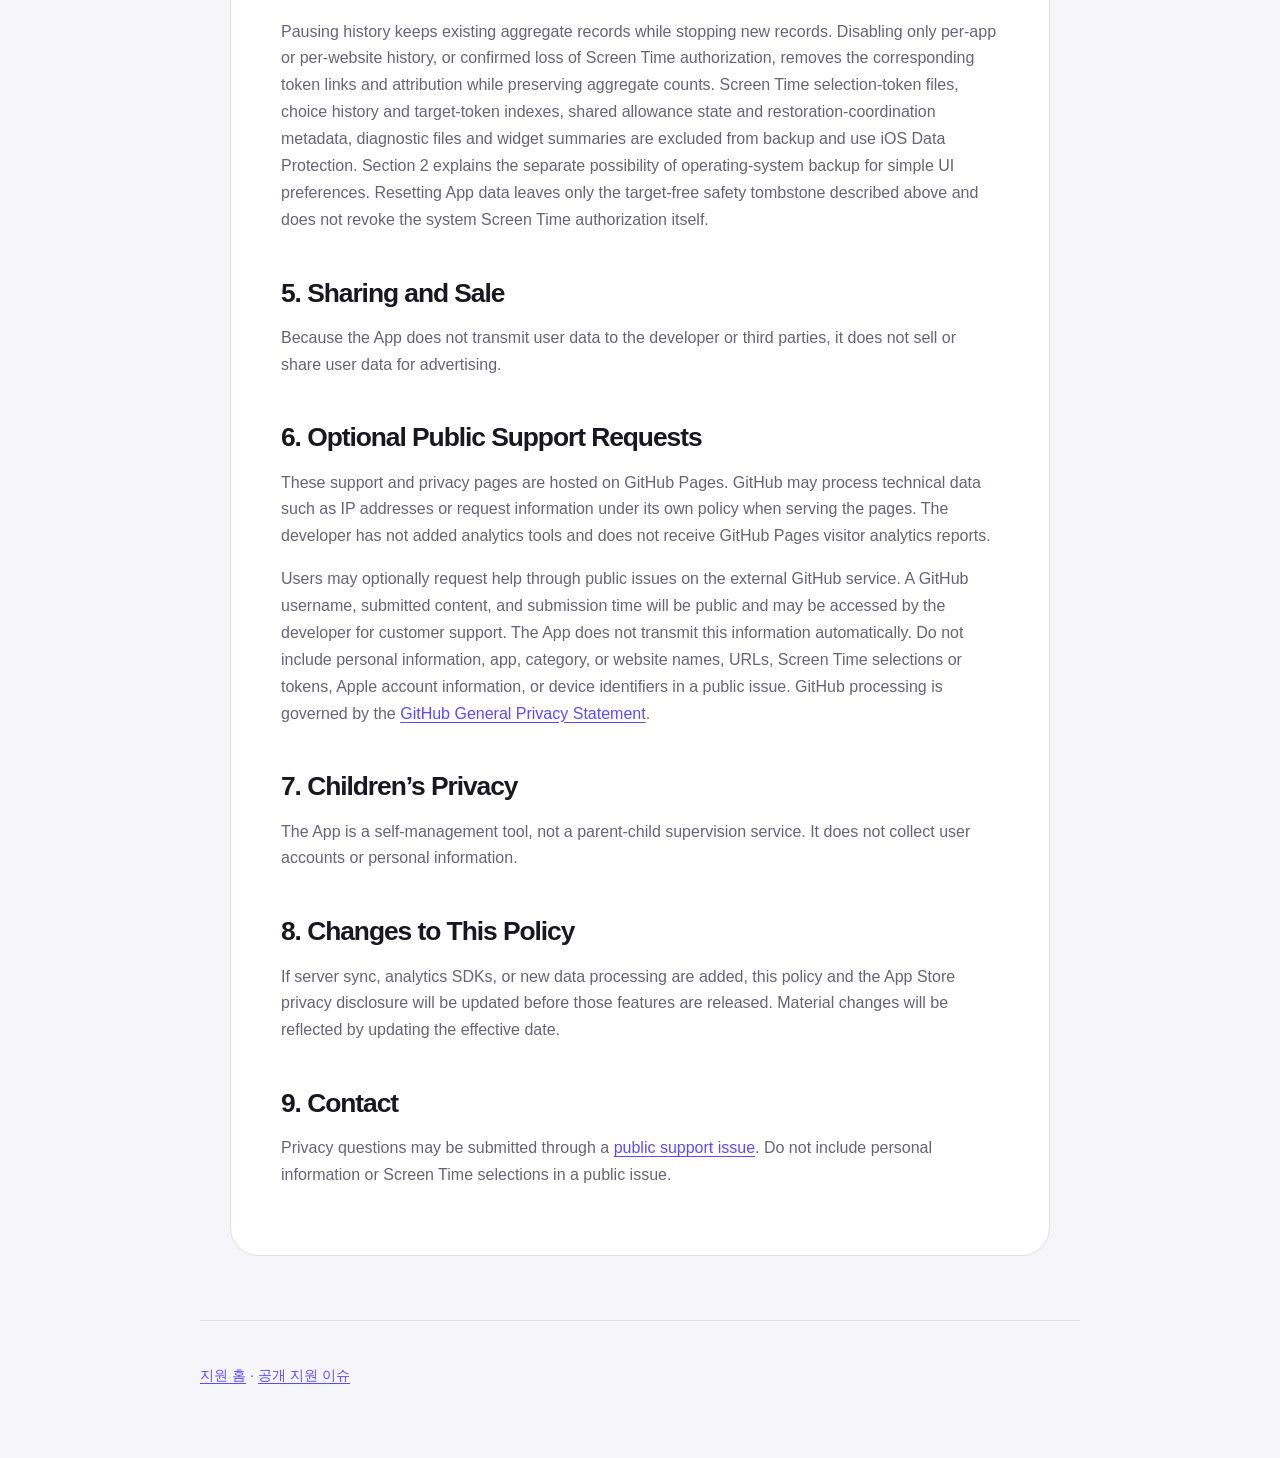
<file: privacy.html>
<!doctype html>
<html lang="ko">
<head>
  <meta charset="utf-8">
  <meta name="viewport" content="width=device-width, initial-scale=1">
  <meta name="description" content="MomenTap 개인정보처리방침">
  <meta name="color-scheme" content="light dark">
  <meta name="referrer" content="no-referrer">
  <meta http-equiv="Content-Security-Policy" content="default-src 'none'; style-src 'self'; img-src 'self'; base-uri 'none'; form-action 'none'">
  <title>개인정보처리방침 — MomenTap</title>
  <link rel="icon" href="favicon.svg" type="image/svg+xml">
  <link rel="stylesheet" href="styles.css">
</head>
<body>
  <header class="site-header">
    <a class="brand" href="index.html" aria-label="MomenTap 지원 홈">
      <span class="brand-mark" aria-hidden="true">⌛</span>
      <span>MomenTap</span>
    </a>
    <nav aria-label="주요 메뉴">
      <a href="index.html">지원</a>
      <a aria-current="page" href="privacy.html">개인정보처리방침</a>
    </nav>
  </header>

  <main class="policy-page">
    <article>
      <p class="eyebrow">개인정보 보호</p>
      <h1>개인정보처리방침</h1>
      <p class="effective-date">시행일: 2026년 10월 3일</p>
      <p class="lede">MomenTap은 사용자가 자신의 앱과 웹사이트 사용 습관을 관리하도록 돕습니다. 계정을 만들지 않으며 광고·분석·추적 SDK를 사용하지 않습니다.</p>

      <section>
        <h2>1. 개발자가 수집하는 데이터</h2>
        <p>현재 버전의 앱 자체는 개인정보나 사용 데이터를 개발자 또는 제3자 서버로 자동 전송하거나 수집하지 않습니다. 사용자가 앱 밖에서 선택적으로 제출하는 공개 지원 이슈는 6절에서 별도로 설명합니다.</p>
        <ul>
          <li>계정, 이름, 이메일과 연락처를 요구하지 않습니다.</li>
          <li>선택한 앱·카테고리·웹사이트, 입력한 목적과 상세 사용 기록을 개발자에게 전송하지 않습니다.</li>
          <li>광고 식별자나 다른 앱·웹사이트의 활동을 이용한 추적을 하지 않습니다.</li>
          <li>제3자 광고·분석 서비스를 사용하지 않습니다.</li>
        </ul>
      </section>

      <section>
        <h2>2. 기기 안에서 처리하는 데이터</h2>
        <p>Build 25부터 개별 앱의 보호 화면(Shield)에 오늘 기록된 허용·멈춤 횟수를 표시할 수 있습니다. 전체 기록과 앱별 기록이 모두 켜진 경우에만 기존 동의 기반 기록에서 해당 앱의 오늘 요약을 만들며, 앱별 불투명 토큰·두 횟수·날짜 범위·시간대·집계 시각·무작위 동의/요약 식별자와 중복 계산 방지용 기록 식별자를 같은 iPhone의 앱·확장 공유 공간(App Group)에 임시 보관합니다. 원본 기록은 앱 내부에 유지합니다. 새 요약에 앱 이름·bundle ID·웹사이트 주소·목적 분류·직접 입력 문장·개별 행동 발생 시각·실제 사용 시간을 넣지 않습니다. 이 요약은 위젯이나 Live Activity에 표시하지 않으며 기존 위젯 요약은 앱·웹사이트 토큰 없는 전체 합계를 유지합니다.</p>
        <p>허용은 실제로 임시 허용을 시작한 횟수이고, 멈춤은 해당 앱의 습관적 멈춤 버튼을 선택한 횟수입니다. 앱 실행·차단 횟수나 기록이 꺼져 있던 기간의 행동을 추정하지 않습니다. 보호 화면은 아직 앱이 가져오지 않은 일회성 멈춤 기록을 중복 없이 합칠 수 있지만 즉시 갱신을 보장하지 않습니다. 요약이 생성된 지 15분을 넘었거나 날짜·시간대·동의·파일 상태가 맞지 않으면 새 화면 구성에서는 횟수를 숨기고 기존 설명을 사용합니다. 전체 또는 앱별 기록 중지, 기록·식별 연결 삭제, 전체 초기화 시 공유 요약 정리를 시도하고 실패하면 재시도합니다. 만료가 파일의 정시 삭제를 뜻하지는 않으며 다음 앱 기록 처리에서 삭제 또는 교체를 시도하고, 실패하면 이후 처리에서 재시도합니다. iOS가 이미 표시한 화면의 즉시 제거는 보장하지 않습니다. 요약 파일은 기기 백업에서 제외하고 iOS Data Protection을 적용하며 서버로 전송하지 않습니다.</p>
        <p>오늘의 총 허용 시간을 제공하는 버전에서는 전체 기록과 앱별 기록이 모두 켜져 있을 때 해당 앱의 허용 횟수 옆에 오늘의 총 허용 시간을 표시할 수 있습니다. 이 시간은 조기 종료와 만료를 반영해 오늘에 해당하는 Shield 해제 경과 시간을 합한 값입니다. 요청한 5·10·15분의 단순 합계나 실제 앱 사용 시간이 아닙니다. 기존 동의 기반 기록에서 집계하며 새 행동이나 실제 사용량을 수집하지 않습니다.</p>
        <p>같은 iPhone의 기존 Shield 요약 공유 공간(App Group)에 집계 시점까지의 앱별 오늘 허용 시간과 진행 중 허용의 오늘 안에 남은 시간(최대 15분)을 추가로 임시 보관합니다. 기존 집계 시각 이후의 경과는 이 남은 시간을 넘지 않게 반영하며 새 개별 행동 시각·토큰·세션 식별자를 추가하지 않습니다. 두 시간값이 모두 없는 이전 요약은 시간만 숨기고 0으로 추정하지 않습니다. 일부 값이 없거나 유효하지 않으면 요약을 표시하지 않습니다. 전날 시작한 허용이 오늘까지 이어지면 오늘 시작 횟수가 0회여도 오늘에 해당하는 허용 시간을 표시할 수 있습니다.</p>
        <p>동일한 15분·당일·시간대·동의 및 요약 일관성 조건, 기록 중지·삭제·초기화 때의 요약 정리와 실패 재시도, 백업 제외·iOS Data Protection 및 비전송 경계를 적용합니다. 원본 기록은 앱 내부에 남고 이 앱별 요약을 위젯이나 Live Activity로 전달하지 않습니다. 공유 요약과 이미 iOS가 표시한 화면의 즉시 갱신은 보장하지 않습니다.</p>
        <p>내부 테스트 후보에서 웹사이트 보호 화면이 임시 허용 설정 진입을 제공하는 경우, 선택한 웹사이트의 불투명 토큰 하나와 요청 식별자·시각·요청 형식 표식을 앱과 확장 프로그램 사이에 일시적으로 전달합니다. 목적과 허용 시간을 앱에서 확인한 뒤에만 임시 허용을 시작합니다. 웹사이트 주소·개별 페이지·목적 입력 내용은 이 요청에 저장하지 않으며, 요청 파일은 기기 백업에서 제외하고 소비 또는 데이터 초기화 시 정리합니다. Safari에 이 사용자 지정 화면이 표시된다는 보장은 없으며 기존 보호 탭의 웹사이트 허용 경로를 유지합니다.</p>
        <p>진단 메뉴를 제공하는 이전 버전에서 사용자가 설정의 <strong>Shield 진단</strong>을 시작하면 5분 동안 호스트 저장 확인과 앱·웹사이트·카테고리 버튼 처리의 종류, 임의 진단 식별자와 시각만 이 iPhone의 앱·확장 전용 영역에 저장합니다. 기본적으로 꺼져 있으며 앱 이름, 웹사이트 주소, Screen Time 토큰, 입력 목적, 통계나 실제 방문·사용 횟수는 기록하거나 자동 전송하지 않습니다. 종류별 한 항목만 보관하고 수집은 시작 5분 뒤 자동 중단됩니다. 결과는 시작 24시간 이후 다음 앱 실행 또는 진단 화면 확인 때 삭제되며, 새 진단 시작·진단 결과 삭제·모든 앱 데이터 초기화로도 삭제됩니다. 파일은 기기 백업에서 제외되며 iOS Data Protection을 사용합니다. 사용자는 원할 때 결과 화면을 직접 캡처해 지원 요청에 사용할 수 있습니다. 이는 선택적 기술 진단이며 기존 선택 기록·보호 설정을 변경하지 않습니다. 내부 테스트 Build 16부터 화면 구성 호출은 파일에 기록하지 않습니다. 보호 화면의 고정 진단 표식은 5분 기록 여부와 독립적인 표시용 텍스트이며, 표식이나 화면 구성 결과를 저장·전송하지 않습니다. 이전 빌드의 구성 진단 기록은 더 이상 표시하지 않고 같은 보관·삭제 규칙으로 정리합니다.</p>
        <p>Build 24부터는 설정의 Shield 진단 메뉴를 제공하지 않으며 새 진단을 시작하거나 결과 화면을 조회하는 기능도 제공하지 않습니다. 이전 버전에서 이미 저장된 진단은 시작 24시간이 지난 뒤 다음 앱 실행 또는 앱 복귀 때 정리하며, 모든 앱 데이터 초기화로도 삭제합니다. 기존 진단의 5분 수집 중단·백업 제외·비전송 규칙은 유지됩니다.</p>
        <p>화면 모드를 제공하는 버전에서는 시스템 설정·라이트·다크 중 선택한 값만 이 iPhone의 표준 앱 설정 저장소에 보관합니다. 기본값은 시스템 설정이며, 모든 앱 데이터 초기화가 성공하면 시스템 설정으로 돌아갑니다. 화면 모드는 행동 기록이나 Screen Time 선택을 포함하지 않으며 앱·확장 공유 영역, 위젯, Live Activity 또는 개발자 서버에 전달하지 않습니다. 화면 모드와 마지막 선택 탭 같은 간단한 UI 환경설정은 기기 설정에 따라 운영체제의 기기 백업에 포함될 수 있습니다. 이는 아래에 명시한 선택 토큰·기록 파일의 백업 제외 및 앱 자체의 iCloud 동기화·기록 복원 미지원과 구분됩니다.</p>
        <p>앱 내부 언어 선택을 제공하는 버전에서는 시스템 설정·한국어·영어·일본어 중 선택한 값만 이 iPhone의 표준 앱 설정 저장소에 보관합니다. 기본값과 모든 앱 데이터 초기화가 성공한 뒤의 값은 시스템 설정입니다. 이 값은 행동 기록이나 Screen Time 선택을 포함하지 않으며 앱·확장 공유 영역 또는 개발자 서버에 전달하지 않습니다. 화면 모드와 마찬가지로 기기 설정에 따라 운영체제의 기기 백업에 포함될 수 있습니다.</p>
        <p>기능 제공을 위해 다음 최소 상태를 사용자의 기기 안에 저장할 수 있습니다.</p>
        <ul>
          <li>Apple Screen Time이 제공하는 불투명한 앱·카테고리·직접 선택 웹사이트 token</li>
          <li>재부팅 뒤 권한 재승인 시 보호 복원 여부를 판단하는 마지막 보호 ON/OFF Boolean. 이 설정에는 선택 token, 대상 이름, 시각과 행동 기록이 없습니다.</li>
          <li>정확한 앱 하나 또는 사용자가 MomenTap에서 직접 고른 정확한 웹사이트 하나의 임시 허용과 Shield 복원에 필요한 불투명 application/WebDomain token, 요청·세션 식별자와 시각</li>
          <li>늦게 도착한 시스템 복원 callback이 종료·권한 상실·초기화 뒤 이전 대상을 다시 변경하지 못하게 하는 무작위 세대 식별자·순번·처리 상태와 callback 소유권을 조정하는 단조 증가 시스템 가동 시간 snapshot. 이 안전 메타데이터에는 앱·웹사이트 token, 평문 도메인·URL, 입력 목적이 없습니다.</li>
          <li>잠금 화면과 Dynamic Island 카운트다운에 필요한 세션 상태와 시각</li>
          <li>사용자가 기기 내 기록을 켠 뒤 발생한 의도적 임시 허용과 습관적 실행 중단의 임의 식별자, 시각, 계획 만료 시각과 종료 사유</li>
          <li>사용자가 앱별 기록도 켠 뒤 새로 발생한 선택을 구분하기 위한 무작위 로컬 앱 참조와 Apple Screen Time의 불투명 application token</li>
          <li>사용자가 웹사이트별 기록도 켠 뒤 MomenTap에서 새로 시작한 웹사이트 임시 허용을 구분하기 위한 무작위 로컬 웹사이트 참조와 Apple Screen Time의 불투명 WebDomain token</li>
        </ul>
        <p>선택 기록은 기본적으로 꺼져 있습니다. 최초 <strong>기기 내 기록 시작</strong>은 대상 식별 정보가 없는 전체 선택 기록만 켭니다. 앱별 기록과 웹사이트별 기록은 각각 별도의 기본-off 기능이며, 동의 뒤 새로 생긴 선택만 구분하고 이전 전체 기록을 소급 연결하지 않습니다. 행동 이벤트에는 무작위 대상 참조만 저장하고, 그 참조와 불투명 application 또는 WebDomain token의 연결은 기기 안의 별도 파일에 보관합니다. 앱은 token을 앱·웹사이트 이름으로 해석하지 않으며 Apple의 시스템 화면 요소가 표시 정보를 렌더링합니다.</p>
        <h3>목적 분류 기록</h3>
        <p>목적 분류 기록을 제공하는 버전에서는 이 설정이 신규·기존 사용자 모두 기본으로 켜져 있습니다. 전체 기록의 기존 설정은 유지되며, 전체 기록이 켜져 있을 때에만 임시 허용 시작 시 선택한 연락하기·정보 확인하기·할 일 처리하기·잠깐 쉬기·직접 적기 중 하나의 분류를 이 iPhone의 앱 저장 공간에 보관합니다. ‘직접 적기’를 선택해도 입력한 문장은 현재 화면에서만 사용하며 저장·공유하지 않습니다. 목적 분류로 기간별 허용 횟수와 Shield 해제 시간을 보여주며 실제 사용 시간이나 목적 달성 여부를 측정하지 않습니다. 이전 기록의 목적을 추정하지 않습니다.</p>
        <p>설정에서 목적 분류 기록을 끄면 확인 후 저장된 분류만 삭제하고 전체·앱별·웹사이트별 기록은 유지합니다. 다시 켜도 삭제된 분류는 복원되지 않습니다. 전체 기록을 끄면 새 목적 기록도 중단되지만 기존 분류는 선택한 보관 기간까지 유지됩니다. 기록 삭제·모든 앱 데이터 초기화·보관 기간은 목적 분류에도 적용됩니다. 목적 분류는 위젯·Live Activity·앱과 확장 프로그램의 공유 저장 공간(App Group)에 공유하거나 개발자 서버로 전송하지 않습니다. 전체 기록의 기본 꺼짐과 앱별·웹사이트별 기록의 별도 동의는 유지됩니다.</p>
        <p>로컬 기록은 기록 기능을 켠 시각과 끈 시각도 선택 기록과 같은 보관 기간 동안 함께 보관합니다. 이는 달력에서 선택 횟수 0회와 기록이 꺼져 있던 구간을 구분하기 위한 기기 내 상태이며 앱·웹사이트 token이나 대상 이름을 포함하지 않습니다. 보관 기간 설정을 추가한 schema v6으로 이관할 때 기존 기록과 동의를 보존하고 보관 기간은 90일로 유지합니다. 과거의 빈 기간을 기록된 0회로 추정하지 않습니다.</p>
        <p>홈 화면 위젯이 제공되는 버전에서는 오늘의 전체 의도적 허용·습관적 멈춤 횟수, 기록 상태·기록된 구간 여부, 날짜 범위·시간대와 마지막 집계 시각을 담은 최소 요약을 앱과 위젯이 함께 접근하는 이 iPhone의 저장 공간에 저장합니다. 위젯을 추가해도 기본적으로 꺼져 있는 선택 기록이 자동으로 켜지지 않습니다. 기록 OFF 상태의 새 요약에는 기존 기록의 횟수를 담지 않습니다. 앱·웹사이트 이름, 선택 토큰, 입력한 목적, 개별 행동 기록과 실제 사용 시간은 위젯 요약에 포함하지 않으며, 원본 기록은 앱 내부 저장 공간에 유지합니다.</p>
        <p>위젯은 앱이 마지막으로 집계한 내용을 표시하므로 최근 행동이 아직 반영되지 않을 수 있습니다. 기록을 끄거나 기록 삭제·모든 앱 데이터 초기화·보관 기간 변경을 실행하면 이전 요약을 정리하고 표시 갱신을 요청합니다. 요약 정리 실패가 원본 기록 중단·삭제를 막지 않도록 정리를 재시도하며, 오류가 남으면 앱에서 알립니다. 변경 뒤 현재 설정과 남은 기록에 맞춘 요약을 다시 만들 수 있습니다. iOS가 이미 저장해 표시 중인 위젯 화면은 즉시 없어지지 않을 수 있습니다. 요약 파일은 iCloud·기기 백업에서 제외하며 서버로 전송하지 않습니다. 앱 자체는 위젯을 위해 새로운 네트워크 전송이나 클라우드 동기화를 하지 않습니다.</p>
        <p>총 허용 시간과 최근 7일 요약을 제공하는 위젯 버전에서는 오늘의 총 허용 시간과, 오늘을 포함한 연속 7일의 날짜별 허용·멈춤 횟수 및 기록 범위를 같은 iPhone의 앱·위젯 공유 공간에 보관합니다. 기존에 동의하여 저장한 로컬 기록을 집계하며 새 행동 데이터를 수집하지 않습니다. 총 허용 시간은 마지막 집계 시점까지의 Shield 해제 시간이며 실제 앱·웹사이트 사용 시간이나 절약한 시간이 아닙니다. 미기록·부분 기록은 확인된 0회와 구분하고, 시간 정보가 없는 이전 요약은 0으로 추정하지 않습니다. 앱을 열지 않은 동안의 변화는 아직 반영되지 않을 수 있습니다. 기록 기능이 꺼져 있으면 횟수·시간 숫자를 표시하지 않고 과거 7일 요약도 공유하지 않습니다. 요약에는 원시 이벤트, 앱·웹사이트 이름이나 token을 넣지 않으며 기기 백업에서 제외하고 서버로 전송하지 않습니다. 기존 동의, 삭제·초기화 때의 요약 정리·재시도와 iOS 표시 캐시의 한계는 그대로 적용됩니다.</p>
        <p>기록을 켠 상태에서 Shield의 <strong>습관적으로 열었어요</strong>를 선택하면 앱과 extension 사이의 전용 공유 영역에 기록 동의 상태, 임의 이벤트 식별자와 시각을 잠시 저장합니다. 앱별 기록에도 동의한 경우에만 해당 application token을 이 일회성 항목에 추가하며, 앱이 기록 파일과 별도 token 인덱스로 가져온 뒤 삭제합니다.</p>
        <p>앱 이름, 평문 도메인, URL 경로·개별 페이지, Screen Time 앱 카테고리 이름, 사용자가 자유롭게 입력한 목적 문장과 원시 Screen Time 사용 기록은 저장하지 않습니다. 앱별 통계는 MomenTap에서 선택한 허용·멈춤 횟수이고 실제 앱 사용 시간이 아닙니다. 웹사이트별 통계는 MomenTap에서 시작한 임시 허용 횟수·종료 상태와 Shield가 해제된 경과 시간이며, 실제 방문 여부나 브라우저 사용 시간이 아닙니다. <strong>총 허용 시간</strong>도 실제 앱이나 웹사이트를 사용한 시간이 아니라 Shield를 잠시 풀어 둔 시간입니다. 사용자가 자유롭게 입력한 목적은 화면에 표시되는 동안만 메모리에 두며 파일에 저장하지 않습니다.</p>
        <p>Safari에서는 선택 웹사이트가 Apple의 기본 <strong>제한됨</strong> 화면과 <strong>확인</strong> 버튼으로 표시되며 MomenTap의 사용자 지정 동작은 표시되지 않습니다. 웹사이트 임시 허용은 이 제한 화면에서 시작하지 않고, MomenTap의 <strong>보호</strong> 탭에서 사용자가 직접 선택한 웹사이트 하나를 골라 5·10·15분 중 하나로 시작합니다. 브라우저를 자동으로 열지 않으며, 허용 중에도 다른 선택 웹사이트와 카테고리는 계속 보호합니다. 이때 복원에 필요한 정확한 불투명 WebDomain token 하나와 세션 식별자·시각·상태만 허용 세션 동안 기기 안의 앱·extension 전용 영역에 저장합니다. 기기 내 기록이 켜져 있으면 대상 식별 정보 없는 전체 의도적 허용 기록에 포함될 수 있습니다. 웹사이트별 기록도 켠 경우에만 그 뒤 MomenTap에서 시작한 허용을 무작위 로컬 참조와 별도 불투명 WebDomain token 인덱스로 구분합니다. 평문 도메인, URL·경로·개별 페이지, 사용자가 자유롭게 입력한 목적 문장, Safari Shield의 습관 중단, 실제 방문·체류 시간은 기록하지 않습니다. 이전 시험 빌드가 만든 웹사이트별 동의와 token 연결은 schema v4 이관에서 전체 기록과 앱별 연결을 보존한 채 삭제하므로 새 웹사이트별 기록이 자동으로 켜지지 않습니다.</p>
      </section>

      <section>
        <h2>3. Apple 시스템 서비스</h2>
        <p>앱·카테고리·웹사이트 선택, Shield, Device Activity, Live Activity와 홈 화면 위젯은 Apple이 제공하는 시스템 기능을 사용합니다. 사용자는 Screen Time 권한을 직접 승인하고 iPhone 설정에서 철회할 수 있습니다. Apple의 공개 API는 모든 서브도메인이나 모든 브라우저에서 동일한 보호를 보장하지 않으며, URL 경로·개별 페이지를 앱이 저장하거나 보호 단위로 취급하지 않습니다. Apple의 시스템 처리에는 Apple의 개인정보 보호정책과 기기 설정이 적용됩니다.</p>
        <p>앱에서 선택적으로 제공하는 일회성 개발자 후원은 Apple의 StoreKit과 App Store 결제 시스템이 처리합니다. 개발자는 결제 카드나 결제 수단 정보에 접근하지 않습니다. 앱은 거래 식별자, 영수증, 후원 내역이나 후원자 프로필을 파일 또는 개발자 서버에 저장하지 않으며, 후원 여부에 따라 기능·콘텐츠·고객지원을 다르게 제공하지 않습니다.</p>
      </section>

      <section>
        <h2>4. 보관과 삭제</h2>
        <ul>
          <li>활성 세션 상태는 세션 종료 또는 만료 정리가 끝나면 삭제됩니다.</li>
          <li>임시 허용의 대상 token을 포함한 상태와 callback 조정 파일은 요청 소비, 만료 복원, 수동 종료, 권한 상실 또는 전체 초기화의 안전한 정리 절차가 성공하면 삭제됩니다. 정리가 중단되거나 진행 중 callback을 안전하게 구분할 수 없으면 접근을 열어 두지 않기 위해 필요한 상태를 일시 보존하고 다음 실행에서 정리를 재시도할 수 있습니다. 늦은 시스템 callback을 차단하는 데 필요한 최소 무작위 terminal epoch·순번·처리 상태 tombstone은 전체 초기화 뒤 새 값으로 교체해 기기에 유지하며 앱·웹사이트 token, 도메인·URL, 목적과 행동 기록을 포함하지 않습니다.</li>
          <li>보호를 켠 기존 구성에서 재부팅 뒤 시스템이 권한을 <strong>요청 전</strong> 또는 <strong>거부됨</strong>으로 일시 표시할 수 있으므로, 앱의 passive 권한 확인만으로 앱·카테고리·웹사이트 선택을 삭제하지 않습니다. 사용자가 앱 안의 권한 요청에서 명시적으로 거부하거나 선택 초기화·전체 초기화를 실행하면 선택과 보호 의도 설정을 삭제합니다. 재승인에 성공하면 보호 의도가 켜져 있던 선택을 다시 적용합니다.</li>
          <li>선택 기록의 기본 보관 기간은 90일입니다. 보관 기간 설정이 제공되는 버전에서는 설정에서 180일, 1년(365일), 영구(사용자 삭제 시까지)를 선택할 수 있습니다. 전체·앱별·웹사이트별 기록, 참조되는 token 연결과 기록 기능 ON/OFF 구간에 같은 기간이 적용됩니다. 기존 사용자는 90일을 유지하며 더 긴 보관은 직접 선택해야 합니다.</li>
          <li>보관 기간을 줄이면 확인 후 오래된 기록과 해당 기록에만 연결된 식별 정보를 삭제합니다. 기간을 늘려도 이미 삭제된 기록은 복원되지 않습니다. 유한 보관 기간은 기록을 꺼도 적용되며 앱이 기록을 불러오거나 추가할 때 지난 기록을 정리합니다. 앱이 실행되지 않는 동안 정확한 시각의 삭제는 보장하지 않습니다.</li>
          <li>영구 보관은 기간에 따른 자동 삭제만 비활성화합니다. 앱별·웹사이트별 기록 기능 해제와 확정된 권한 상실에 따른 식별 연결 삭제, 기록 삭제와 모든 앱 데이터 초기화의 기존 삭제 규칙은 유지됩니다. 기록 삭제는 선택한 보관 기간을 유지하며 모든 앱 데이터 초기화는 기본 90일로 되돌립니다.</li>
          <li>기록은 이 iPhone에만 보관하며 iCloud 동기화나 앱 삭제·기기 분실 이후 복원 기능은 제공하지 않습니다. 기록 파일은 iCloud·기기 백업에서도 제외됩니다.</li>
          <li>기록 일시중지는 기존 전체 기록을 유지하고 새 기록을 중단합니다. 앱별 또는 웹사이트별 기록만 끄거나 Screen Time 권한 상실이 확정되면 해당 token 연결과 구분만 삭제하고 대상 식별 정보 없는 전체 횟수는 유지합니다.</li>
          <li>Screen Time 선택 토큰, 선택 기록·대상별 토큰 인덱스, 임시 허용 공유 상태·복원 조정 메타데이터, 진단 및 위젯 요약 파일은 백업에서 제외되고 iOS Data Protection을 사용합니다. 간단한 UI 환경설정의 OS 백업 가능성은 2절을 따릅니다.</li>
        </ul>
        <p><strong>모든 앱 데이터 초기화</strong>는 앱 소유 데이터와 Shield 요청을 정리합니다. 초기화 뒤에는 과거 시스템 callback이 이전 보호 대상을 되살리지 못하게 하는 대상 비식별 안전 tombstone만 유지됩니다. 이 동작은 시스템 Screen Time 권한 자체를 철회하지 않습니다.</p>
      </section>

      <section>
        <h2>5. 공유와 판매</h2>
        <p>앱은 사용자 데이터를 개발자 서버나 제3자에게 전송하지 않으므로 판매하거나 광고 목적으로 공유하지 않습니다.</p>
      </section>

      <section>
        <h2>6. 선택적 공개 지원 요청</h2>
        <p>이 지원·개인정보 페이지는 GitHub Pages에서 호스팅됩니다. GitHub는 페이지 제공 과정에서 IP 주소나 요청 정보 같은 기술 데이터를 자체 방침에 따라 처리할 수 있습니다. 개발자는 페이지에 별도 분석 도구를 넣지 않았으며 GitHub Pages 방문자 분석 보고서를 받지 않습니다.</p>
        <p>사용자는 도움이 필요할 때 외부 서비스인 GitHub의 공개 이슈를 선택적으로 이용할 수 있습니다. 이 경우 GitHub 계정명, 사용자가 작성한 내용과 작성 시각이 공개되고 개발자가 고객지원 목적으로 확인할 수 있습니다. 앱은 이 정보를 자동으로 전송하지 않습니다. 공개 이슈에 개인정보, 앱·카테고리·웹사이트 이름, URL, Screen Time 선택 정보, token, Apple 계정과 기기 식별자를 작성하지 마세요.</p>
        <p>GitHub에서 처리되는 정보에는 <a href="https://docs.github.com/site-policy/privacy-policies/github-general-privacy-statement">GitHub General Privacy Statement</a>가 적용됩니다.</p>
      </section>

      <section>
        <h2>7. 아동의 개인정보</h2>
        <p>앱은 부모·자녀 감독 서비스가 아니라 사용자가 자신의 사용 습관을 관리하는 도구입니다. 사용자 계정이나 개인정보를 수집하지 않습니다.</p>
      </section>

      <section>
        <h2>8. 방침 변경</h2>
        <p>서버 동기화, 분석 SDK 또는 새로운 데이터 처리가 추가되면 기능을 배포하기 전에 이 방침과 App Store 개인정보 표시를 갱신합니다. 중요한 변경은 이 페이지의 시행일을 변경해 알립니다.</p>
      </section>

      <section>
        <h2>9. 문의</h2>
        <p>개인정보 문의는 <a href="https://github.com/leauchoux/intentionaluse-support/issues/new/choose">공개 지원 이슈</a>로 접수할 수 있습니다. 공개 이슈에 개인정보나 Screen Time 선택 정보를 작성하지 마세요.</p>
      </section>
    </article>

    <article lang="en" class="english-policy">
      <p class="eyebrow">Privacy</p>
      <h1>Privacy Policy</h1>
      <p class="effective-date">Effective: October 3, 2026</p>
      <p class="lede">MomenTap helps people manage their own app and website-use habits. It does not create user accounts and does not include advertising, analytics, or tracking SDKs.</p>

      <section><h2>1. Data Collected by the Developer</h2><p>The current version of the App itself does not automatically transmit or collect personal information or usage data to the developer or third-party servers. Optional public support issues submitted outside the App are described separately in Section 6. The App does not request an account, name, email address, or contacts; use advertising identifiers; track activity across other companies’ apps or websites; or use third-party advertising or analytics services.</p></section>
      <section>
        <h2>2. Data Processed on the Device</h2>
        <p>Starting with Build 25, an individual app's protection screen (Shield) may show its recorded allowance and stop counts for today. Only when both overall and app-specific history are enabled, a daily summary is derived from existing consented history. Opaque app tokens, the two counts, day boundaries, time zone, aggregation time, random consent/summary identifiers and record identifiers for deduplication are temporarily kept in shared app-and-extension storage (App Group) on this iPhone. Original history stays inside the app. The new summary contains no app names, bundle identifiers, website addresses, purpose categories, written text, per-event occurrence times or actual usage duration. This summary is not displayed in widgets or Live Activities; the existing widget summary remains aggregate and free of app or website tokens.</p>
        <p>An allowance counts a successfully started temporary allowance; a stop counts choosing that app's habitual-stop button. These are not app-launch or blocking counts, and actions while recording was off are not inferred. A Shield may combine one-shot stop records not yet imported by the app without double counting, but immediate updates are not guaranteed. When a summary is over 15 minutes old, or its date, time zone, consent or file state is inconsistent, a newly configured screen hides counts and uses the usual explanation. Stopping overall or app-specific history, deleting history or identity links, and resetting all app data attempt to remove the shared summary, with retries on failure. Expiration does not mean deletion at an exact deadline; the app attempts to remove or replace it during the next history operation and retries during later operations if needed. Immediate removal of a screen already rendered by iOS is not guaranteed. Summary files are excluded from device backups, use iOS Data Protection, and are not sent to a server.</p>
        <p>In versions that provide today's total access time, an individual app's protection screen may show it beside the allowance count only while both overall and app-specific history are enabled. It is the elapsed time during which Shield protection was lifted for that app within today, reflecting early endings and expiry. It is not the sum of the requested 5-, 10-, or 15-minute durations or actual time spent using the app. It is derived from existing consented history without collecting new behavior or actual usage data.</p>
        <p>The existing Shield summary in shared app-and-extension storage (App Group) on this iPhone additionally keeps the app's total access time for today at aggregation and the time remaining within today for an ongoing allowance, up to 15 minutes. Elapsed time after the existing aggregation timestamp is included only up to that remaining duration. No new per-event timestamps, tokens or session identifiers are added. Older summaries with neither time value hide the time instead of assuming zero. A summary with only one of the two time values, or with an invalid value, is not displayed. An allowance that began yesterday may contribute time today even when today's start count is zero.</p>
        <p>The same 15-minute, day, time-zone, consent and summary-consistency conditions apply, along with summary cleanup and retries when recording stops, history is deleted or app data is reset. The data is excluded from backups, uses iOS Data Protection and is not sent to a server. Original history stays inside the app, and this per-app summary is not shared with widgets or Live Activities. Immediate updates to the shared summary or a screen already rendered by iOS are not guaranteed.</p>
        <p>In the internal test candidate, when a website shield offers entry to temporary-allowance settings, one opaque website token, a request identifier, a timestamp, and a request-format marker are temporarily shared between the app and its extensions. An allowance starts only after you confirm your purpose and duration in the app. This request does not store a website address, individual page, or purpose text. Request files are excluded from device backups and removed when consumed or when app data is reset. This does not guarantee that Safari displays the custom shield; the existing website-allowance route in the Protection tab remains available.</p>
        <p>In earlier versions that provide the diagnostics menu, when you start <strong>Shield diagnostics</strong> in Settings, host storage checks and app, website or category button callback types, a random diagnostic identifier and timestamps are stored in the app-and-extension shared area on this iPhone for a five-minute recording window. Diagnostics are off by default. App names, website addresses, Screen Time tokens, purpose text, statistics and actual visit or usage counts are not recorded or automatically transmitted. Only one entry per event type is retained. Recording stops five minutes after starting. Results are deleted on the next app launch or diagnostic refresh after 24 hours, or when you start a new diagnostic, delete diagnostic results or reset all app data. Files are excluded from device backups and use iOS Data Protection. You may choose to capture the results screen for a support request. This optional technical diagnostic does not change existing choice history or protection settings. Starting with internal test Build 16, shield configuration callbacks are not recorded to files. Fixed diagnostic markers on shields are display-only text, independent of five-minute recording; neither markers nor configuration results are stored or transmitted. Configuration diagnostic records from earlier builds are no longer displayed and follow the same retention and deletion rules.</p>
        <p>Starting with Build 24, Settings no longer provides the Shield diagnostics menu, and you cannot start a new diagnostic or view its results in the App. Diagnostic records already saved by earlier versions are cleaned up on the next app launch or return to the foreground after 24 hours from their start, or when all app data is reset. The existing five-minute recording limit, backup exclusion and no-automatic-transmission rules still apply.</p>
        <p>In versions with appearance settings, only your choice of System, Light or Dark is kept in this iPhone's standard app preferences. The default is System, and a successful reset of all app data restores that default. The appearance preference contains no behavior history or Screen Time selection and is not passed to shared app-and-extension storage, widgets, Live Activities or developer servers. Simple UI preferences, such as appearance and the last selected tab, may be included in operating-system device backups depending on device settings. This is separate from the backup exclusion for selection-token and history files described below and does not provide app-managed iCloud synchronization or history restoration.</p>
        <p>In versions with in-app language selection, only your choice of System, Korean, English, or Japanese is kept in this iPhone's standard app preferences. The default is System, and a successful reset of all app data restores that default. This preference contains no behavior history or Screen Time selection and is not passed to shared app-and-extension storage or developer servers. Like appearance, it may be included in operating-system device backups depending on device settings.</p>
        <p>The App may store opaque application, category, and directly selected website tokens supplied by Apple Screen Time; the last protection on/off Boolean used to decide whether protection should be restored after authorization is granted again following a reboot; an opaque application or WebDomain token, request and session identifiers, and timestamps needed for a temporary allowance and Shield restoration for one exact application or one exact website directly chosen in MomenTap; state needed for the Lock Screen and Dynamic Island countdown; and random identifiers, timestamps, planned expiration time, and end reason for intentional temporary allowances and habitual launches stopped after the user enables on-device history. The protection-intent setting contains no selection token, target name, timestamp, or behavior history.</p>
        <p>Random generation identifiers, sequence values, dispositions, and a monotonic system-uptime snapshot coordinate callback ownership and prevent a late system restoration callback from changing an earlier target after completion, authorization loss, or reset. This safety metadata does not contain an application or website token, plaintext domain or URL, or typed purpose.</p>
        <p>On-device history is off by default. The first <strong>Start On-Device History</strong> action enables aggregate choice history without target identities. Per-app and per-website history are separate opt-ins available in History or Settings and apply only to choices recorded after each opt-in; earlier aggregate records are not retroactively linked to a target. Behavior events contain only a random target reference, while the link between that reference and an opaque application or WebDomain token is kept in a separate on-device file. The App does not interpret a token as an app or website name; Apple's system label renders the display information.</p>
        <h3>Purpose category recording</h3>
        <p>In versions with purpose category recording, this setting is on by default for both new and existing users. Your existing overall recording setting is preserved. Only while overall history is enabled, the App saves one category selected when starting an allowance—contact someone, check information, take care of a task, take a short break, or write my own—in the App's storage on this iPhone. Even when you select Write My Own, written text is used only on the current screen and is never saved or shared. Categories summarize allowance counts and time unshielded, not actual usage or task completion. Past purposes are not inferred.</p>
        <p>Turning purpose recording off in Settings deletes only saved categories after confirmation, preserving overall, app and website history. Turning it back on does not restore deleted categories. Turning overall recording off also stops new purpose records but keeps existing categories for the selected retention period. History deletion, full app-data reset and retention apply to categories as well. Purpose categories are not shared with widgets, Live Activities or shared app-and-extension storage (App Group), or transmitted to developer servers. Overall recording remains off by default, and app and website history remain separate opt-ins.</p>
        <p>Local history also keeps the times when recording was turned on and off for the same retention period as choice history. This device-only state distinguishes a true zero from a period when recording was off; it contains no app or website token or target name. Migration to schema v6, which adds the retention setting, preserves existing history and consent and keeps the 90-day default. Earlier empty periods are not inferred to be recorded zeros.</p>
        <p>In versions that provide a Home Screen widget, a minimal summary is stored in an area on this iPhone accessible to the app and widget. It contains today’s overall intentional-allowance and habitual-stop counts, recording status and coverage, the date range and time zone, and the last aggregation time. Adding a widget does not enable choice recording, which is off by default. A new summary made while recording is off does not retain counts from existing history. The widget summary does not contain app or website names, selection tokens, entered intentions, individual behavior records, or actual usage duration. Original history remains in the app’s own storage.</p>
        <p>The widget reflects the app’s last aggregation and may not include recent actions. Turning recording off, deleting history, resetting all app data, or changing retention clears the previous summary and requests a display update. If summary cleanup fails, the app continues the requested stop or deletion of original history and retries summary cleanup; it reports an error if cleanup still fails. A new summary may be generated from the resulting settings and remaining history. Immediate removal of a widget display already cached by iOS is not guaranteed. Summary files are excluded from iCloud and device backups and are not sent to a server. The app itself does not add network transmission or cloud synchronization for the widget.</p>
        <p>Widget versions with total allowed time and recent seven-day summaries keep today's total allowed time, daily allowance and stop counts, and recording coverage for seven consecutive days including today in shared app and widget storage on the same iPhone. They aggregate existing local records saved with your consent without collecting new behavior data. Total allowed time is the time Shield protection was lifted up to the last aggregation, not actual app or website usage or time saved. Unrecorded and partially recorded days are distinguished from confirmed zero counts, and older summaries without a time value are not assumed to be zero. Changes while the app is not opened may not yet be reflected. When recording is off, counts and time values are not displayed and the previous seven-day summary is not shared. Summaries exclude raw events, app or website names, and tokens; they are excluded from device backups and are not sent to a server. Existing consent, summary cleanup and retry behavior after deletion or reset, and iOS display-cache limitations continue to apply.</p>
        <p>When history is enabled and the user chooses <strong>I opened it out of habit</strong> on a Shield, a dedicated area shared by the App and its extension briefly stores consent state, a random event identifier, and a timestamp. It adds the exact opaque application token only while per-app history is also enabled, and deletes the item after import.</p>
        <p>The App does not store app names, plaintext domains, URL paths or pages, Screen Time app category names, written purpose text, or raw Screen Time usage records. Per-app statistics are counts of Allow and Stop choices made in MomenTap, not actual time spent in each app. Per-website statistics are the count and end state of temporary allowances started in MomenTap and the elapsed time while the Shield was removed, not proof of a visit or browser-use time. <strong>Total allowance time</strong> is the time a Shield was temporarily removed, not actual app or website use. A purpose typed by the user remains in memory only while the relevant screen is active and is not saved to a file.</p>
        <p>In Safari, selected websites remain displayed with Apple's standard <strong>Restricted</strong> page and <strong>OK</strong> button; MomenTap's custom actions are not shown there. A website temporary allowance is started separately in MomenTap's <strong>Protection</strong> tab, where the user chooses one directly selected website and a 5-, 10-, or 15-minute duration. The App does not open a browser automatically, and other selected websites and categories remain protected during the allowance. The App stores only the exact opaque WebDomain token and session identifiers, timestamps, and state required to restore protection in an App-and-extension-only area on the device. If aggregate on-device history is enabled, the allowance may be included without a target identity. Only when per-website history is also enabled does the App distinguish later allowances started in MomenTap using a random local reference and a separate opaque WebDomain-token index. It does not record a plaintext domain, URL, path, individual page, typed purpose, habitual-stop action from Safari's Shield, actual visit, or browsing duration. Website consent and token links created by earlier test builds are deleted during the schema-v4 upgrade while aggregate and per-app history remain intact, so the new per-website history opt-in is not enabled automatically.</p>
      </section>
      <section><h2>3. Apple System Services</h2><p>Application, category, and website selection, Shields, Device Activity, Live Activities, and Home Screen widgets use system features provided by Apple. The user grants Screen Time authorization directly and can revoke it in iPhone Settings. Apple’s public APIs do not guarantee identical protection for every subdomain or browser. The App does not store or treat URL paths or individual pages as protection units. Apple’s privacy policy and device settings apply to Apple’s processing of these system features.</p><p>Optional one-time developer support is processed by Apple’s StoreKit and App Store payment system. The developer does not have access to payment-card details. The App does not save transaction identifiers, receipts, support history, or a supporter profile, and support does not change access to features, content, or customer service.</p></section>
      <section><h2>4. Retention and Deletion</h2><p>Active session state is deleted after the session ends or expiration cleanup succeeds. Target-bearing temporary-allowance state and callback-coordination files are deleted after safe cleanup for consumption, expiration restoration, manual ending, authorization loss, or reset succeeds. If cleanup is interrupted or an in-progress callback cannot be distinguished safely, the App may temporarily retain the state and retry cleanup on a later run instead of reopening access. A minimal random terminal epoch, sequence, and disposition tombstone is replaced and retained on the device after reset solely to reject late system callbacks; it contains no application or website token, domain, URL, purpose, or behavior history.</p><p>After a reboot, the system may temporarily report authorization as Not Determined or Denied for an existing protection-on configuration. The App therefore does not delete application, category, or website selections based only on a passive authorization check. It deletes the selection and protection-intent setting when the user explicitly denies an authorization request inside the App, clears the selection, or resets all App data. After authorization succeeds again, the App reapplies a saved selection whose protection intent was on. Choice history is kept for 90 days by default. Versions with the retention setting let you choose 180 days, one year (365 days), or forever (until you delete it) in Settings. The same window applies to overall, app and website history, referenced token links, and recording on/off intervals. Existing users keep 90 days unless they choose a longer period.</p><p>Shortening the window deletes older records and identity links used only by those records after confirmation. Extending it cannot recover deleted history. Finite retention still applies while recording is off; expired records are cleaned up when the app loads or adds history, not at a guaranteed background deadline.</p><p>Forever only disables age-based deletion. Existing rules for removing identity links when per-app or per-website history is disabled or authorization loss is confirmed, deleting history, and resetting all app data still apply. Clearing history keeps the selected retention period; resetting all app data restores the 90-day default. History remains on this iPhone. iCloud sync and restoration after app deletion or device loss are not available, and history files are excluded from iCloud and device backups.</p><p> Pausing history keeps existing aggregate records while stopping new records. Disabling only per-app or per-website history, or confirmed loss of Screen Time authorization, removes the corresponding token links and attribution while preserving aggregate counts. Screen Time selection-token files, choice history and target-token indexes, shared allowance state and restoration-coordination metadata, diagnostic files and widget summaries are excluded from backup and use iOS Data Protection. Section 2 explains the separate possibility of operating-system backup for simple UI preferences. Resetting App data leaves only the target-free safety tombstone described above and does not revoke the system Screen Time authorization itself.</p></section>
      <section><h2>5. Sharing and Sale</h2><p>Because the App does not transmit user data to the developer or third parties, it does not sell or share user data for advertising.</p></section>
      <section><h2>6. Optional Public Support Requests</h2><p>These support and privacy pages are hosted on GitHub Pages. GitHub may process technical data such as IP addresses or request information under its own policy when serving the pages. The developer has not added analytics tools and does not receive GitHub Pages visitor analytics reports.</p><p>Users may optionally request help through public issues on the external GitHub service. A GitHub username, submitted content, and submission time will be public and may be accessed by the developer for customer support. The App does not transmit this information automatically. Do not include personal information, app, category, or website names, URLs, Screen Time selections or tokens, Apple account information, or device identifiers in a public issue. GitHub processing is governed by the <a href="https://docs.github.com/site-policy/privacy-policies/github-general-privacy-statement">GitHub General Privacy Statement</a>.</p></section>
      <section><h2>7. Children’s Privacy</h2><p>The App is a self-management tool, not a parent-child supervision service. It does not collect user accounts or personal information.</p></section>
      <section><h2>8. Changes to This Policy</h2><p>If server sync, analytics SDKs, or new data processing are added, this policy and the App Store privacy disclosure will be updated before those features are released. Material changes will be reflected by updating the effective date.</p></section>
      <section><h2>9. Contact</h2><p>Privacy questions may be submitted through a <a href="https://github.com/leauchoux/intentionaluse-support/issues/new/choose">public support issue</a>. Do not include personal information or Screen Time selections in a public issue.</p></section>
    </article>
  </main>

  <footer>
    <p><a href="index.html">지원 홈</a> · <a href="https://github.com/leauchoux/intentionaluse-support/issues">공개 지원 이슈</a></p>
  </footer>
</body>
</html>
</file>
<file: styles.css>
:root {
  color-scheme: light dark;
  --ink: #181722;
  --muted: #666474;
  --paper: #f6f6fa;
  --surface: #ffffff;
  --line: #dedde8;
  --violet: #5b4bff;
  --violet-soft: #eceaff;
  --orange: #ed8a00;
  --rail: #e5e4ea;
  --focus: #1378d4;
  --shadow: 0 18px 50px rgb(34 27 74 / 10%);
  font-family: -apple-system, BlinkMacSystemFont, "Apple SD Gothic Neo", "Noto Sans KR", sans-serif;
}

* { box-sizing: border-box; }

html { scroll-behavior: smooth; }

body {
  margin: 0;
  color: var(--ink);
  background: var(--paper);
  line-height: 1.68;
  text-rendering: optimizeLegibility;
}

a { color: var(--violet); text-underline-offset: 0.18em; }

a:focus-visible,
summary:focus-visible {
  outline: 3px solid var(--focus);
  outline-offset: 4px;
  border-radius: 6px;
}

.site-header {
  width: min(100% - 36px, 980px);
  margin: 0 auto;
  min-height: 76px;
  display: flex;
  align-items: center;
  justify-content: space-between;
  gap: 24px;
}

.brand {
  display: inline-flex;
  align-items: center;
  gap: 10px;
  color: var(--ink);
  font-weight: 780;
  text-decoration: none;
  letter-spacing: -0.02em;
}

.brand-mark {
  display: grid;
  place-items: center;
  width: 34px;
  height: 34px;
  border-radius: 10px;
  color: white;
  background: var(--violet);
}

nav { display: flex; gap: 20px; font-size: 0.92rem; }
nav a { color: var(--muted); text-decoration: none; }
nav a[aria-current="page"] { color: var(--ink); font-weight: 700; }

main { width: min(100% - 36px, 880px); margin: 0 auto; }

.hero {
  position: relative;
  overflow: hidden;
  margin: 38px 0 28px;
  padding: clamp(36px, 8vw, 74px);
  border: 1px solid var(--line);
  border-radius: 36px;
  background: var(--surface);
  box-shadow: var(--shadow);
}

.hero::after {
  content: "";
  position: absolute;
  right: -120px;
  top: -150px;
  width: 340px;
  height: 340px;
  border: 62px solid var(--violet-soft);
  border-radius: 50%;
  pointer-events: none;
}

.eyebrow,
.section-label {
  margin: 0 0 12px;
  color: var(--violet);
  font-size: 0.8rem;
  font-weight: 800;
  letter-spacing: 0.12em;
  text-transform: uppercase;
}

h1, h2, h3 { line-height: 1.18; letter-spacing: -0.04em; }

h1 {
  position: relative;
  z-index: 1;
  max-width: 760px;
  margin: 0;
  font-size: clamp(2.45rem, 8vw, 5.4rem);
  font-weight: 850;
}

.hero-copy,
.lede {
  position: relative;
  z-index: 1;
  max-width: 650px;
  margin: 28px 0;
  color: var(--muted);
  font-size: clamp(1.02rem, 2.3vw, 1.25rem);
}

.time-rail {
  position: relative;
  z-index: 1;
  display: grid;
  grid-template-columns: repeat(15, 1fr);
  gap: clamp(4px, 1vw, 9px);
  margin-top: 38px;
}

.time-rail span { height: 9px; border-radius: 99px; background: var(--rail); }
.time-rail .active { background: var(--orange); }

.quick-links { display: grid; grid-template-columns: 1fr 1fr; gap: 16px; }

.panel-link {
  display: flex;
  align-items: center;
  gap: 16px;
  padding: 24px;
  border: 1px solid var(--line);
  border-radius: 24px;
  color: var(--ink);
  background: var(--surface);
  text-decoration: none;
}

.panel-link:hover { border-color: var(--violet); }
.panel-link span:last-child { display: grid; }
.panel-link small { color: var(--muted); }

.panel-icon {
  display: grid;
  flex: 0 0 42px;
  place-items: center;
  height: 42px;
  border-radius: 50%;
  color: var(--violet);
  background: var(--violet-soft);
  font-weight: 900;
}

.content-section,
.policy-page article {
  margin: 64px 0;
  padding: clamp(26px, 5vw, 50px);
  border: 1px solid var(--line);
  border-radius: 28px;
  background: var(--surface);
}

h2 { margin: 0 0 24px; font-size: clamp(1.55rem, 4vw, 2.15rem); }

details { border-top: 1px solid var(--line); padding: 20px 0; }
details:last-child { border-bottom: 1px solid var(--line); }
summary { cursor: pointer; font-weight: 740; }
details p, details ol { margin-bottom: 0; color: var(--muted); }

.button {
  display: inline-flex;
  min-height: 48px;
  align-items: center;
  justify-content: center;
  margin-top: 12px;
  padding: 0 22px;
  border-radius: 16px;
  color: white;
  background: var(--violet);
  font-weight: 760;
  text-decoration: none;
}

.policy-page { max-width: 820px; }
.policy-page > article:first-child { margin-top: 38px; }
.policy-page article > h1 { font-size: clamp(2.4rem, 7vw, 4.7rem); }
.policy-page article section { margin: 44px 0 0; }
.policy-page article section h2 { margin-bottom: 14px; font-size: clamp(1.25rem, 3vw, 1.65rem); }
.policy-page article p, .policy-page article li { color: var(--muted); }
.effective-date { color: var(--muted); font-size: 0.9rem; }
.english-policy { border-top: 5px solid var(--violet); }

footer {
  width: min(100% - 36px, 880px);
  margin: 54px auto 0;
  padding: 28px 0 56px;
  border-top: 1px solid var(--line);
  color: var(--muted);
  font-size: 0.9rem;
}

@media (max-width: 640px) {
  .site-header { align-items: flex-start; padding: 18px 0; }
  nav { flex-direction: column; gap: 4px; text-align: right; }
  .hero { margin-top: 18px; border-radius: 28px; }
  .hero::after { right: -220px; }
  .quick-links { grid-template-columns: 1fr; }
  .content-section, .policy-page article { margin: 36px 0; border-radius: 22px; }
}

@media (prefers-color-scheme: dark) {
  :root {
    --ink: #f5f3ff;
    --muted: #b9b6ca;
    --paper: #111018;
    --surface: #1a1824;
    --line: #393547;
    --violet: #9d94ff;
    --violet-soft: #302b5e;
    --orange: #ffad37;
    --rail: #3b3845;
    --focus: #6fc1ff;
    --shadow: none;
  }
  .button { color: #151120; background: #a69dff; }
}

@media (prefers-reduced-motion: reduce) {
  html { scroll-behavior: auto; }
}
</file>
<file: organization/styles.css>
:root {
  color-scheme: light;
  --paper: #ffffff;
  --ink: #23233c;
  --muted: #606176;
  --brand: #4436df;
  --soft: #f4f4fa;
  --line: #dddfea;
  --amber: #914b00;
  font-family: -apple-system, BlinkMacSystemFont, "Apple SD Gothic Neo", "Malgun Gothic", sans-serif;
  font-size: 100%;
  background: var(--paper);
  color: var(--ink);
}

* { box-sizing: border-box; }
html { scroll-behavior: smooth; scroll-padding-top: 2rem; }
body { margin: 0; line-height: 1.75; word-break: keep-all; overflow-wrap: break-word; }
a { color: var(--brand); text-underline-offset: .25em; }
a:hover { text-decoration-thickness: 2px; }
a:focus-visible { outline: 3px solid var(--brand); outline-offset: 5px; border-radius: 3px; }
img { display: block; max-width: 100%; }
h1, h2, h3, p { margin-top: 0; }
h1, h2, h3 { line-height: 1.28; letter-spacing: -.045em; }
.wrap { width: min(1120px, calc(100% - 64px)); margin-inline: auto; }
.skip-link { position: absolute; z-index: 10; top: -100px; left: 1rem; padding: .75rem 1rem; background: white; }
.skip-link:focus { top: 1rem; }
.site-header { min-height: 100px; display: flex; align-items: center; justify-content: space-between; gap: 2rem; padding-block: 1rem; }
.wordmark { font-family: "Avenir Next", "Trebuchet MS", sans-serif; letter-spacing: .09em; font-weight: 750; font-size: 1.8rem; line-height: 1.2; color: var(--ink); text-decoration: none; }
.wordmark small { font: 500 .875rem/1.5 -apple-system, BlinkMacSystemFont, "Apple SD Gothic Neo", sans-serif; margin-left: .7rem; letter-spacing: 0; color: var(--muted); }
.site-nav { display: flex; align-items: center; gap: 1.8rem; flex-wrap: wrap; }
.site-nav a { min-height: 44px; display: inline-flex; align-items: center; color: var(--ink); font-size: .9375rem; text-decoration: none; }
.site-nav a:hover { color: var(--brand); }
.site-nav .language { padding-inline: .9rem; border: 1px solid var(--line); border-radius: 100px; }
.hero { padding-block: 76px 88px; display: grid; grid-template-columns: minmax(0, 1.5fr) minmax(0, 1fr); gap: 5rem; align-items: center; }
.hero > *, .section-grid > *, .product > *, .principles > * { min-width: 0; }
.eyebrow { color: var(--brand); font-size: .8125rem; font-weight: 700; letter-spacing: .12em; margin-bottom: 1.7rem; text-transform: uppercase; }
h1 { font-size: clamp(2.5rem, 4.6vw, 4.1rem); font-weight: 720; margin-bottom: 1.6rem; }
.hero-copy { max-width: 33rem; color: var(--muted); font-size: 1.125rem; }
.text-link { display: inline-flex; align-items: center; min-height: 44px; font-weight: 650; }
.identity { padding: 2.4rem; background: var(--brand); color: white; border-radius: 4px 4px 54px 4px; }
.identity-name { font-family: "Avenir Next", "Trebuchet MS", sans-serif; font-size: clamp(3.5rem, 7vw, 6.25rem); font-weight: 600; letter-spacing: .03em; line-height: 1.2; margin-block: 1.2rem 2.7rem; }
.identity-label { color: #e3e0ff; font-size: .9375rem; }
.identity-rule { border-top: 1px solid #8c81ed; padding-top: 1.15rem; margin-bottom: 0; font-size: .9375rem; }
.section { border-top: 1px solid var(--line); padding-block: 66px; }
.section-grid { display: grid; grid-template-columns: 240px minmax(0, 1fr); gap: 3rem; }
.section-heading { margin-bottom: .7rem; font-size: 1.5rem; }
.section-sub { color: var(--muted); font-size: .875rem; }
.about-copy { max-width: 44rem; font-size: 1.25rem; }
.about-copy p:last-child { margin-bottom: 0; color: var(--muted); font-size: 1rem; }
.product { display: grid; grid-template-columns: minmax(0, 1fr) minmax(0, 1.15fr); background: var(--soft); border-radius: 24px; overflow: hidden; }
.product-visual { padding: 3rem 2rem; display: flex; flex-direction: column; align-items: center; justify-content: center; text-align: center; border-right: 1px solid var(--line); }
.app-icon { width: 112px; height: 112px; margin-bottom: 1.35rem; }
.product-name { font-family: "Avenir Next", "Trebuchet MS", sans-serif; font-size: 2.05rem; letter-spacing: -.03em; line-height: 1.25; font-weight: 650; margin-bottom: .5rem; }
.product-platform { font-size: .875rem; color: var(--muted); }
.allowance { display: flex; flex-wrap: wrap; justify-content: center; gap: .65rem; margin-top: 1.4rem; }
.allowance span { border: 1px solid var(--line); border-radius: 100px; padding: .3rem .85rem; font-size: .875rem; background: white; color: var(--muted); }
.product-copy { padding: 2.6rem; }
.product-copy h3 { font-size: 1.65rem; margin-bottom: 1.1rem; }
.product-copy p { color: var(--muted); }
.product-links { display: flex; flex-wrap: wrap; gap: .3rem 1.5rem; margin-top: 1.3rem; }
.status { display: inline-block; margin-bottom: 1rem; border-radius: 4px; background: #ffefdb; color: var(--amber); padding: .2rem .65rem; font-size: .8125rem; font-weight: 650; }
.principles { display: grid; grid-template-columns: minmax(0, 1fr) minmax(0, 1fr); gap: 2.3rem; margin-top: 2.6rem; }
.principles h3 { font-size: 1.05rem; margin-bottom: .7rem; }
.principles p { color: var(--muted); margin-bottom: 0; font-size: .9375rem; }
.contact-table { margin: 0; }
.contact-row { display: grid; grid-template-columns: 140px minmax(0, 1fr); gap: 1.5rem; border-bottom: 1px solid var(--line); padding-block: 1rem; }
.contact-row:first-child { padding-top: 0; }
.contact-row dt { color: var(--muted); font-size: .9375rem; }
.contact-row dd { margin: 0; overflow-wrap: anywhere; }
.contact-row a { display: inline-block; padding-block: .15rem; }
.contact-note { font-size: .875rem; color: var(--muted); margin-block: 1.3rem 0; }
.site-footer { border-top: 1px solid var(--line); display: flex; align-items: center; justify-content: space-between; gap: 1.5rem; padding-block: 30px 40px; font-size: .875rem; color: var(--muted); }
.site-footer p { margin: 0; }
.footer-links { display: flex; gap: 1.5rem; flex-wrap: wrap; }
.footer-links a { display: inline-flex; align-items: center; min-height: 44px; color: var(--muted); }

@media (max-width: 960px) {
  .hero { gap: 2.5rem; grid-template-columns: minmax(0, 1.2fr) minmax(0, 1fr); }
  .identity { padding: 1.8rem; }
  .section-grid { grid-template-columns: 180px minmax(0, 1fr); gap: 2rem; }
  .product { grid-template-columns: 1fr; }
  .product-visual { border-right: 0; border-bottom: 1px solid var(--line); padding-block: 2rem; }
  .allowance { margin-top: .6rem; }
}
@media (max-width: 700px) {
  .wrap { width: calc(100% - 40px); }
  .site-header { gap: .8rem; flex-wrap: wrap; min-height: 0; padding-block: 22px; }
  .wordmark { font-size: 1.6rem; }
  .site-nav { gap: 1rem; width: 100%; justify-content: space-between; }
  .site-nav a { font-size: .875rem; }
  .hero { grid-template-columns: 1fr; padding-block: 40px 48px; gap: 2rem; }
  h1 { font-size: clamp(2.2rem, 8.5vw, 3.2rem); }
  .hero-copy { font-size: 1rem; }
  .identity { padding: min(1.8rem, 7vw); border-bottom-right-radius: 42px; }
  .identity-name { font-size: 4rem; margin-block: .7rem 1.4rem; }
  .eyebrow { margin-bottom: 1.1rem; }
  .section { padding-block: 42px; }
  .section-grid { grid-template-columns: 1fr; gap: 1.5rem; }
  .section-sub { margin-bottom: 0; }
  .about-copy { font-size: 1.15rem; }
  .product-copy { padding: min(1.6rem, 6vw); }
  .product-visual { padding-inline: min(2rem, 6vw); }
  .principles { grid-template-columns: 1fr; gap: 1.5rem; margin-top: 2rem; }
  .contact-row { grid-template-columns: 1fr; gap: .2rem; }
  .contact-row a { min-height: 44px; }
  .site-footer { align-items: flex-start; flex-direction: column; gap: .4rem; }
}
@media (prefers-reduced-motion: reduce) { html { scroll-behavior: auto; } }
@media print {
  .site-nav, .skip-link { display: none; }
  .wrap { width: 100%; }
  .hero, .section { padding-block: 1.5rem; }
  .identity { background: white; color: black; border: 1px solid var(--line); }
  .identity-label { color: black; }
  .product { break-inside: avoid; }
}
</file>
